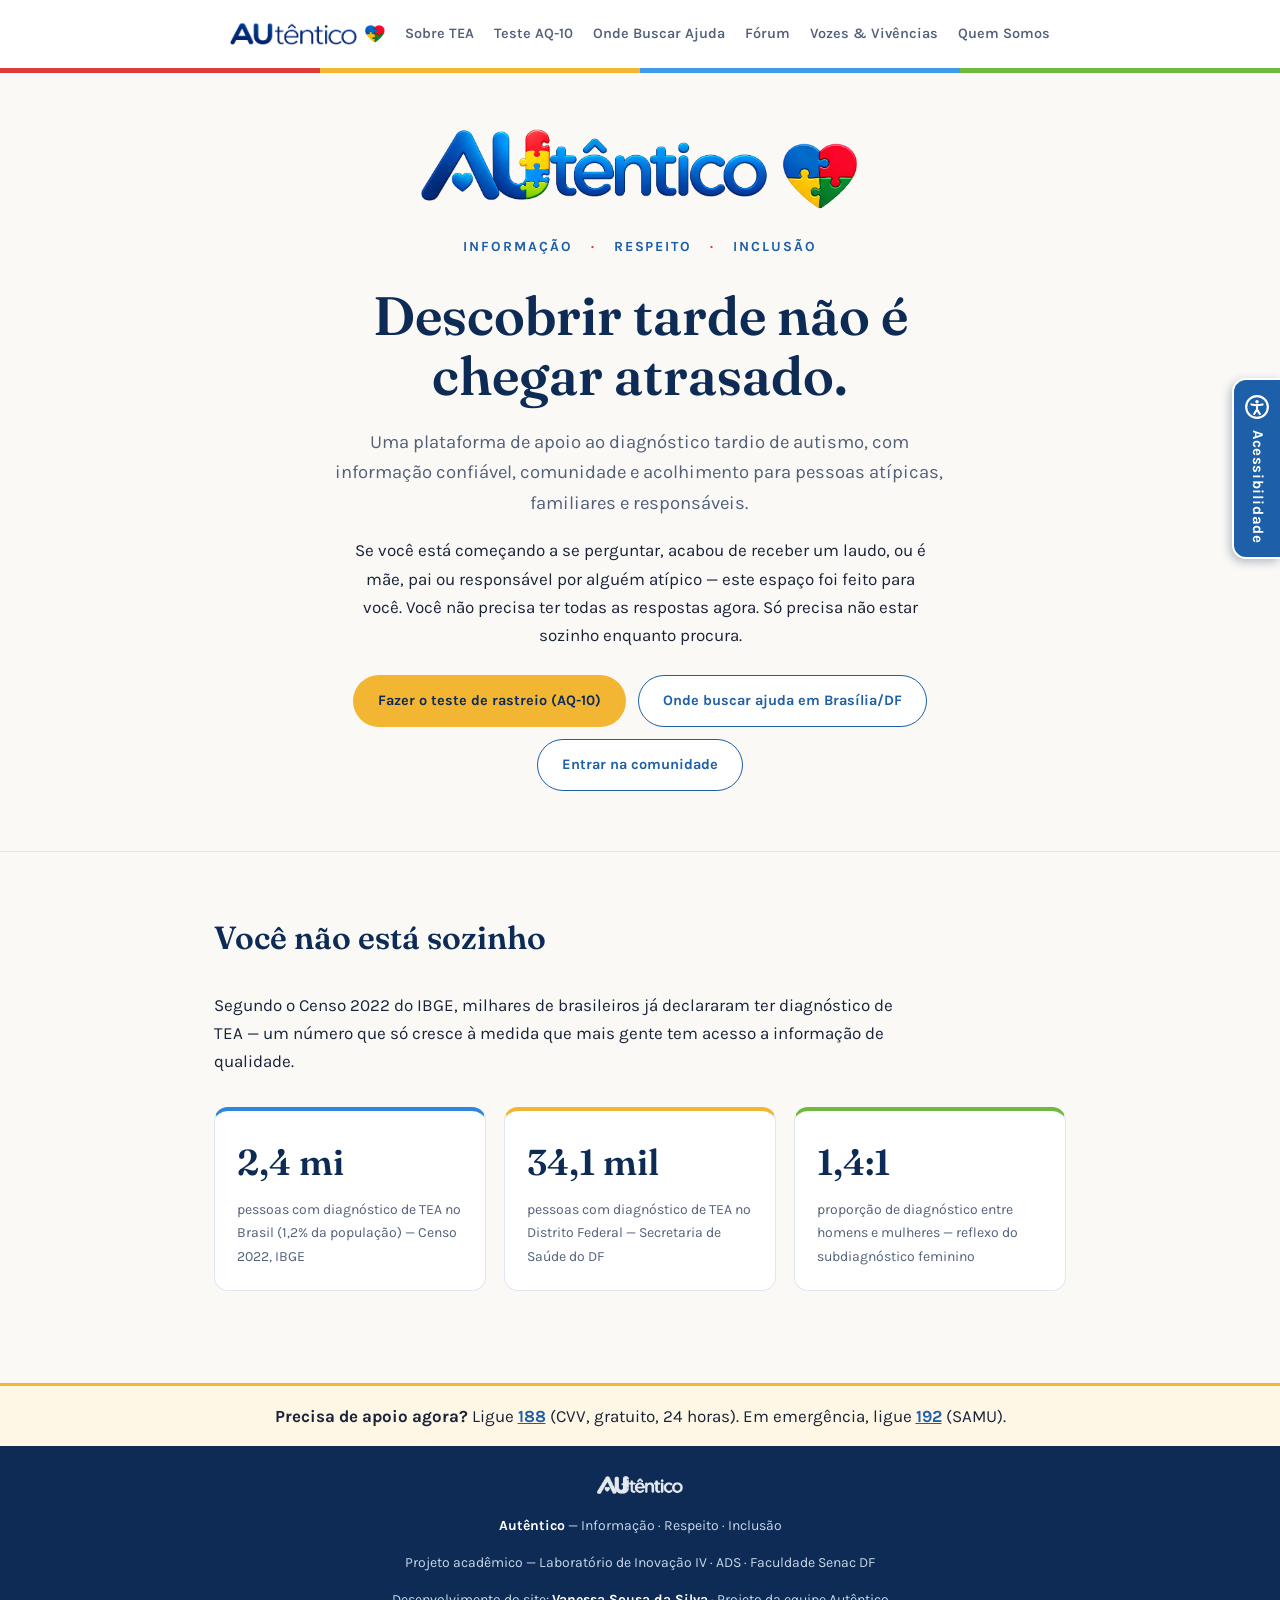
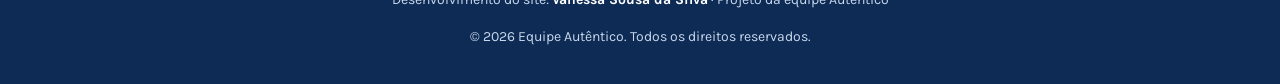
<file: index.html>
<!DOCTYPE html>
<html lang="pt-BR">
<head>
<meta charset="UTF-8">
<meta name="viewport" content="width=device-width, initial-scale=1.0">
<title>Autêntico — apoio ao diagnóstico tardio de TEA</title>
<link rel="stylesheet" href="assets/css/style.css">
<link rel="icon" href="assets/img/logo-icon.png">
<script src="assets/js/acessibilidade.js"></script>
</head>
<body>

<a class="pular" href="#conteudo">Pular para o conteúdo</a>

<header class="site-header">
  <div class="container">
    <a href="index.html" class="brand" aria-label="Autêntico, página inicial"><img src="assets/img/logo-wordmark-texto.png" alt="Autêntico" class="brand-wordmark"><img src="assets/img/coracao-puzzle.png" alt="" class="brand-coracao"></a>
    <nav class="main-nav" aria-label="Navegação principal">
      <a href="sobre-tea.html">Sobre TEA</a>
      <a href="teste-aq10.html">Teste AQ-10</a>
      <a href="onde-buscar-ajuda.html">Onde Buscar Ajuda</a>
      <a href="forum.html">Fórum</a>
      <a href="vivencias.html">Vozes &amp; Vivências</a>
      <a href="quem-somos.html">Quem Somos</a>
    </nav>
  </div>
</header>
<div class="tira-assinatura" aria-hidden="true"><span class="v"></span><span class="a"></span><span class="az"></span><span class="g"></span></div>

<main id="conteudo" tabindex="-1">

<section class="hero">
  <div class="container">
    <div class="logo-mark">
      <img src="assets/img/logo-wordmark.png" alt="Autêntico" class="wordmark-img">
      <img src="assets/img/coracao-puzzle.png" alt="" class="coracao-img">
    </div>
    <p class="slogan-mini">INFORMAÇÃO<span aria-hidden="true">·</span>RESPEITO<span aria-hidden="true">·</span>INCLUSÃO</p>
    <div class="texto-hero">
      <h1>Descobrir tarde não é chegar atrasado.</h1>
      <p class="lead">Uma plataforma de apoio ao diagnóstico tardio de autismo, com informação confiável, comunidade e acolhimento para pessoas atípicas, familiares e responsáveis.</p>
      <p>Se você está começando a se perguntar, acabou de receber um laudo, ou é mãe, pai ou responsável por alguém atípico — este espaço foi feito para você. Você não precisa ter todas as respostas agora. Só precisa não estar sozinho enquanto procura.</p>
      <div class="cta-row">
        <a href="teste-aq10.html" class="btn btn-primary">Fazer o teste de rastreio (AQ-10)</a>
        <a href="onde-buscar-ajuda.html" class="btn btn-outline">Onde buscar ajuda em Brasília/DF</a>
        <a href="forum.html" class="btn btn-outline">Entrar na comunidade</a>
      </div>
    </div>
  </div>
</section>

<section class="page">
  <div class="container">
    <h2>Você não está sozinho</h2>
    <p>Segundo o Censo 2022 do IBGE, milhares de brasileiros já declararam ter diagnóstico de TEA — um número que só cresce à medida que mais gente tem acesso a informação de qualidade.</p>
    <div class="stat-row">
      <div class="stat-card">
        <span class="num">2,4 mi</span>
        <p>pessoas com diagnóstico de TEA no Brasil (1,2% da população) — Censo 2022, IBGE</p>
      </div>
      <div class="stat-card">
        <span class="num">34,1 mil</span>
        <p>pessoas com diagnóstico de TEA no Distrito Federal — Secretaria de Saúde do DF</p>
      </div>
      <div class="stat-card">
        <span class="num">1,4:1</span>
        <p>proporção de diagnóstico entre homens e mulheres — reflexo do subdiagnóstico feminino</p>
      </div>
    </div>
  </div>
</section>

</main>

<aside class="apoio-agora" aria-label="Apoio emocional">
  <div class="container">
    <p><strong>Precisa de apoio agora?</strong> Ligue <a href="tel:188">188</a> (CVV, gratuito, 24 horas). Em emergência, ligue <a href="tel:192">192</a> (SAMU).</p>
  </div>
</aside>

<footer class="site-footer">
  <div class="container">
    <img src="assets/img/logo-wordmark.png" alt="Autêntico" class="footer-logo">
    <p><strong>Autêntico</strong> — Informação · Respeito · Inclusão</p>
    <p>Projeto acadêmico — Laboratório de Inovação IV · ADS · Faculdade Senac DF</p>
    <p>Desenvolvimento do site: <strong>Vanessa Sousa da Silva</strong> · Projeto da equipe Autêntico</p>
    <p>© 2026 Equipe Autêntico. Todos os direitos reservados.</p>
  </div>
</footer>

<!-- VLibras: tradução automática do texto para Libras (plugin gratuito do governo federal). Se estiver sem internet, o botão simplesmente não aparece. -->
<div vw class="enabled">
  <div vw-access-button class="active"></div>
  <div vw-plugin-wrapper>
    <div class="vw-plugin-top-wrapper"></div>
  </div>
</div>
<script src="https://vlibras.gov.br/app/vlibras-plugin.js" defer></script>
<script>
  window.addEventListener("load", function () {
    if (window.VLibras && window.VLibras.Widget) {
      new window.VLibras.Widget({ rootPath: "https://vlibras.gov.br/app", position: "L" });
    }
  });
</script>

</body>
</html>
</file>
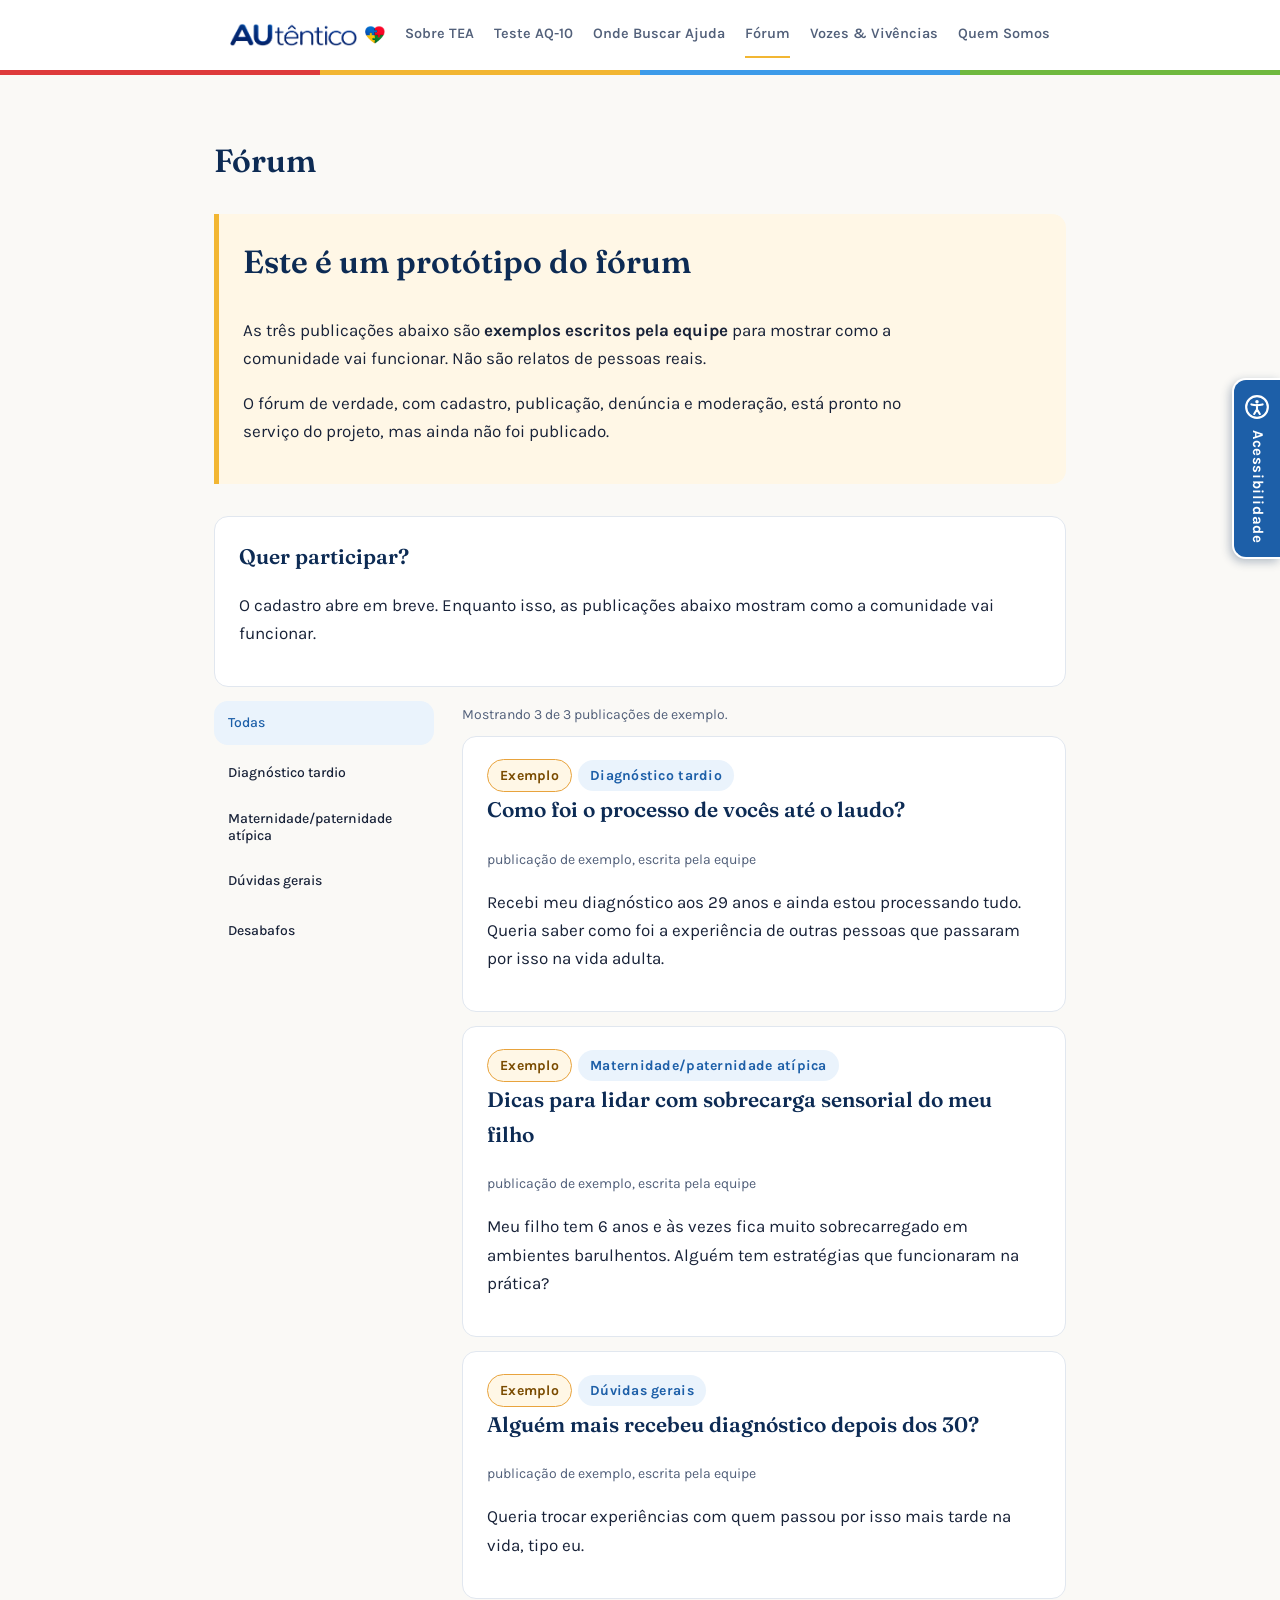
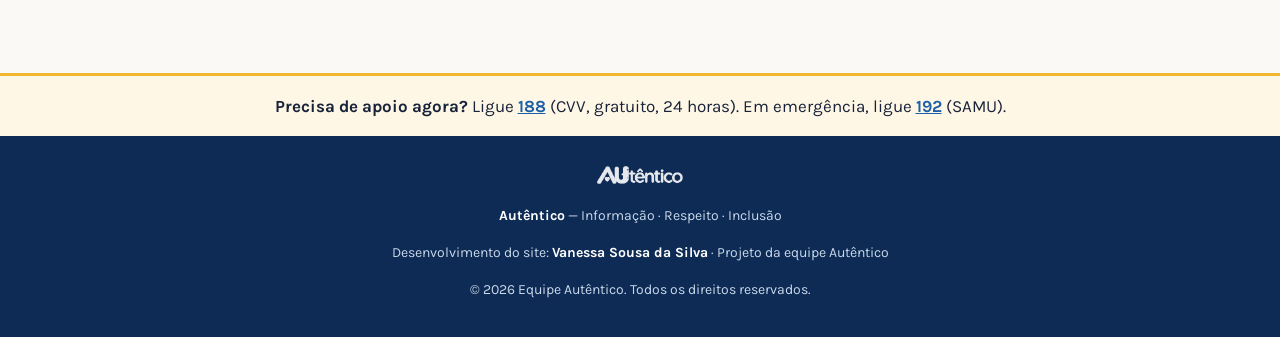
<file: forum.html>
<!DOCTYPE html>
<html lang="pt-BR">
<head>
<meta charset="UTF-8">
<meta name="viewport" content="width=device-width, initial-scale=1.0">
<title>Fórum — Autêntico</title>
<link rel="stylesheet" href="assets/css/style.css">
<link rel="icon" href="assets/img/logo-icon.png">
<script src="assets/js/acessibilidade.js"></script>
</head>
<body>

<a class="pular" href="#conteudo">Pular para o conteúdo</a>

<header class="site-header">
  <div class="container">
    <a href="index.html" class="brand" aria-label="Autêntico, página inicial"><img src="assets/img/logo-wordmark-texto.png" alt="Autêntico" class="brand-wordmark"><img src="assets/img/coracao-puzzle.png" alt="" class="brand-coracao"></a>
    <nav class="main-nav" aria-label="Navegação principal">
      <a href="sobre-tea.html">Sobre TEA</a>
      <a href="teste-aq10.html">Teste AQ-10</a>
      <a href="onde-buscar-ajuda.html">Onde Buscar Ajuda</a>
      <a href="forum.html" class="ativo" aria-current="page">Fórum</a>
      <a href="vivencias.html">Vozes &amp; Vivências</a>
      <a href="quem-somos.html">Quem Somos</a>
    </nav>
  </div>
</header>
<div class="tira-assinatura" aria-hidden="true"><span class="v"></span><span class="a"></span><span class="az"></span><span class="g"></span></div>

<main id="conteudo" tabindex="-1">

<section class="page">
  <div class="container">
    <h1>Fórum</h1>
    <div class="disclaimer" role="note">
      <h2>Este é um protótipo do fórum</h2>
      <p>As três publicações abaixo são <strong>exemplos escritos pela equipe</strong> para mostrar como a comunidade vai funcionar. Não são relatos de pessoas reais.</p>
      <p id="aviso-servico">O fórum de verdade, com cadastro, publicação, denúncia e moderação, está pronto no serviço do projeto, mas ainda não foi publicado.</p>
    </div>

    <div class="card" id="entrada-forum">
      <h2 class="sub">Quer participar?</h2>
      <p id="entrada-texto">O cadastro abre em breve. Enquanto isso, as publicações abaixo mostram como a comunidade vai funcionar.</p>
      <p id="entrada-botoes" class="acoes-entrada" hidden>
        <a class="btn btn-primary" id="link-cadastro" href="#">Cadastrar</a>
        <a class="btn btn-outline" id="link-login" href="#">Entrar</a>
        <a class="btn btn-outline" id="link-forum" href="#">Ir para o fórum</a>
      </p>
    </div>

    <div class="forum-layout">
      <aside>
        <div class="categorias-list" id="categorias" role="group" aria-label="Filtrar por categoria">
          <button type="button" class="cat-btn" aria-pressed="true" data-cat="todas">Todas</button>
          <button type="button" class="cat-btn" aria-pressed="false" data-cat="Diagnóstico tardio">Diagnóstico tardio</button>
          <button type="button" class="cat-btn" aria-pressed="false" data-cat="Maternidade/paternidade atípica">Maternidade/paternidade atípica</button>
          <button type="button" class="cat-btn" aria-pressed="false" data-cat="Dúvidas gerais">Dúvidas gerais</button>
          <button type="button" class="cat-btn" aria-pressed="false" data-cat="Desabafos">Desabafos</button>
        </div>
      </aside>

      <div id="lista-posts">
        <h2 class="sr-only">Publicações</h2>
        <p class="post-meta" id="status-posts" role="status">Mostrando 3 de 3 publicações de exemplo.</p>
        <div class="card" data-cat="Diagnóstico tardio">
          <span class="tag tag-exemplo">Exemplo</span><span class="tag">Diagnóstico tardio</span>
          <h3>Como foi o processo de vocês até o laudo?</h3>
          <p class="post-meta">publicação de exemplo, escrita pela equipe</p>
          <p>Recebi meu diagnóstico aos 29 anos e ainda estou processando tudo. Queria saber como foi a experiência de outras pessoas que passaram por isso na vida adulta.</p>
        </div>

        <div class="card" data-cat="Maternidade/paternidade atípica">
          <span class="tag tag-exemplo">Exemplo</span><span class="tag">Maternidade/paternidade atípica</span>
          <h3>Dicas para lidar com sobrecarga sensorial do meu filho</h3>
          <p class="post-meta">publicação de exemplo, escrita pela equipe</p>
          <p>Meu filho tem 6 anos e às vezes fica muito sobrecarregado em ambientes barulhentos. Alguém tem estratégias que funcionaram na prática?</p>
        </div>

        <div class="card" data-cat="Dúvidas gerais">
          <span class="tag tag-exemplo">Exemplo</span><span class="tag">Dúvidas gerais</span>
          <h3>Alguém mais recebeu diagnóstico depois dos 30?</h3>
          <p class="post-meta">publicação de exemplo, escrita pela equipe</p>
          <p>Queria trocar experiências com quem passou por isso mais tarde na vida, tipo eu.</p>
        </div>
      </div>
    </div>
  </div>
</section>

</main>

<aside class="apoio-agora" aria-label="Apoio emocional">
  <div class="container">
    <p><strong>Precisa de apoio agora?</strong> Ligue <a href="tel:188">188</a> (CVV, gratuito, 24 horas). Em emergência, ligue <a href="tel:192">192</a> (SAMU).</p>
  </div>
</aside>

<footer class="site-footer">
  <div class="container">
    <img src="assets/img/logo-wordmark.png" alt="Autêntico" class="footer-logo">
    <p><strong>Autêntico</strong> — Informação · Respeito · Inclusão</p>
    <p>Desenvolvimento do site: <strong>Vanessa Sousa da Silva</strong> · Projeto da equipe Autêntico</p>
    <p>© 2026 Equipe Autêntico. Todos os direitos reservados.</p>
  </div>
</footer>


<script>
const catBotoes = document.querySelectorAll(".cat-btn");
const posts = document.querySelectorAll("#lista-posts .card");
const statusPosts = document.getElementById("status-posts");

document.getElementById("categorias").addEventListener("click", (e) => {
  const botao = e.target.closest(".cat-btn");
  if (!botao) return;

  catBotoes.forEach((b) => b.setAttribute("aria-pressed", String(b === botao)));

  const cat = botao.dataset.cat;
  let visiveis = 0;
  posts.forEach((post) => {
    const mostrar = cat === "todas" || post.dataset.cat === cat;
    post.hidden = !mostrar;
    if (mostrar) visiveis++;
  });

  statusPosts.textContent =
    visiveis === 0
      ? "Nenhuma publicação de exemplo nesta categoria."
      : `Mostrando ${visiveis} de ${posts.length} publicações de exemplo.`;
});
</script>

<script src="assets/js/config.js"></script>
<script src="assets/js/forum-entrada.js"></script>
<!-- VLibras: tradução automática do texto para Libras (plugin gratuito do governo federal). Se estiver sem internet, o botão simplesmente não aparece. -->
<div vw class="enabled">
  <div vw-access-button class="active"></div>
  <div vw-plugin-wrapper>
    <div class="vw-plugin-top-wrapper"></div>
  </div>
</div>
<script src="https://vlibras.gov.br/app/vlibras-plugin.js" defer></script>
<script>
  window.addEventListener("load", function () {
    if (window.VLibras && window.VLibras.Widget) {
      new window.VLibras.Widget({ rootPath: "https://vlibras.gov.br/app", position: "L" });
    }
  });
</script>

</body>
</html>
</file>
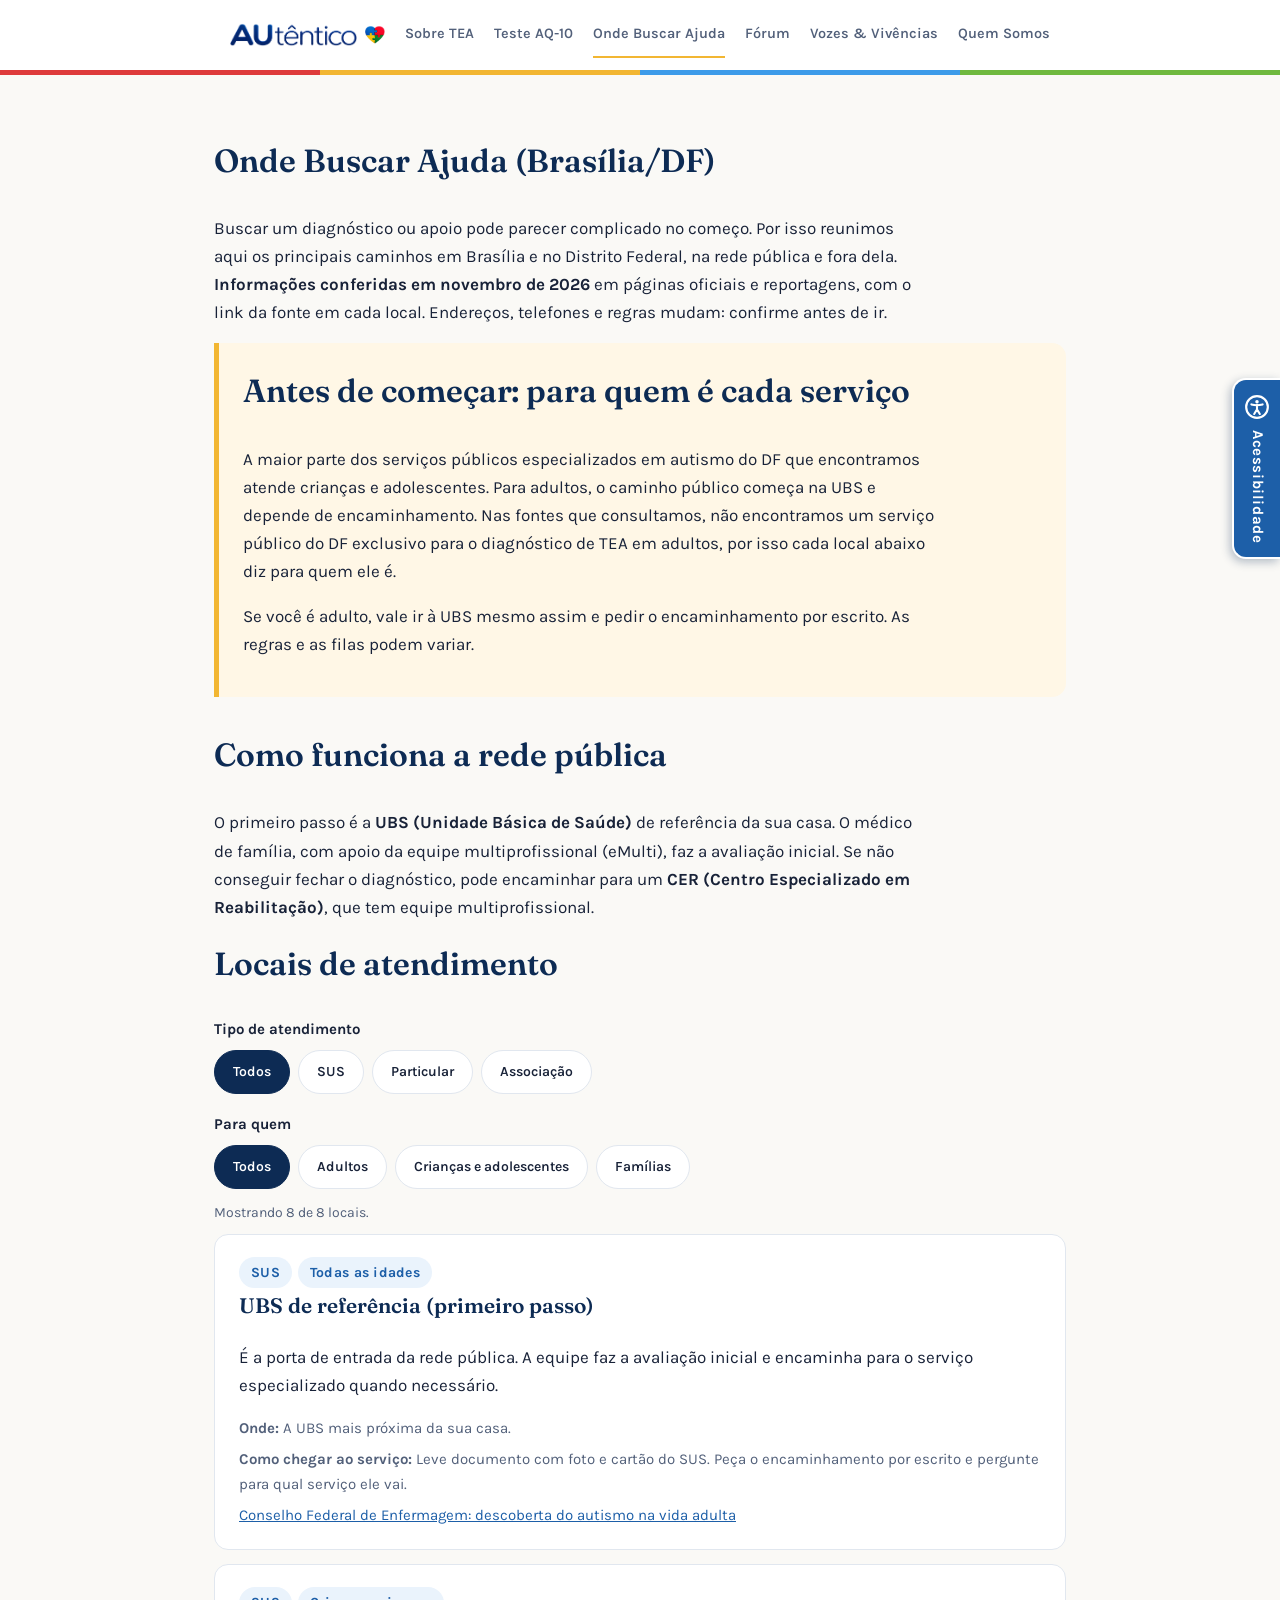
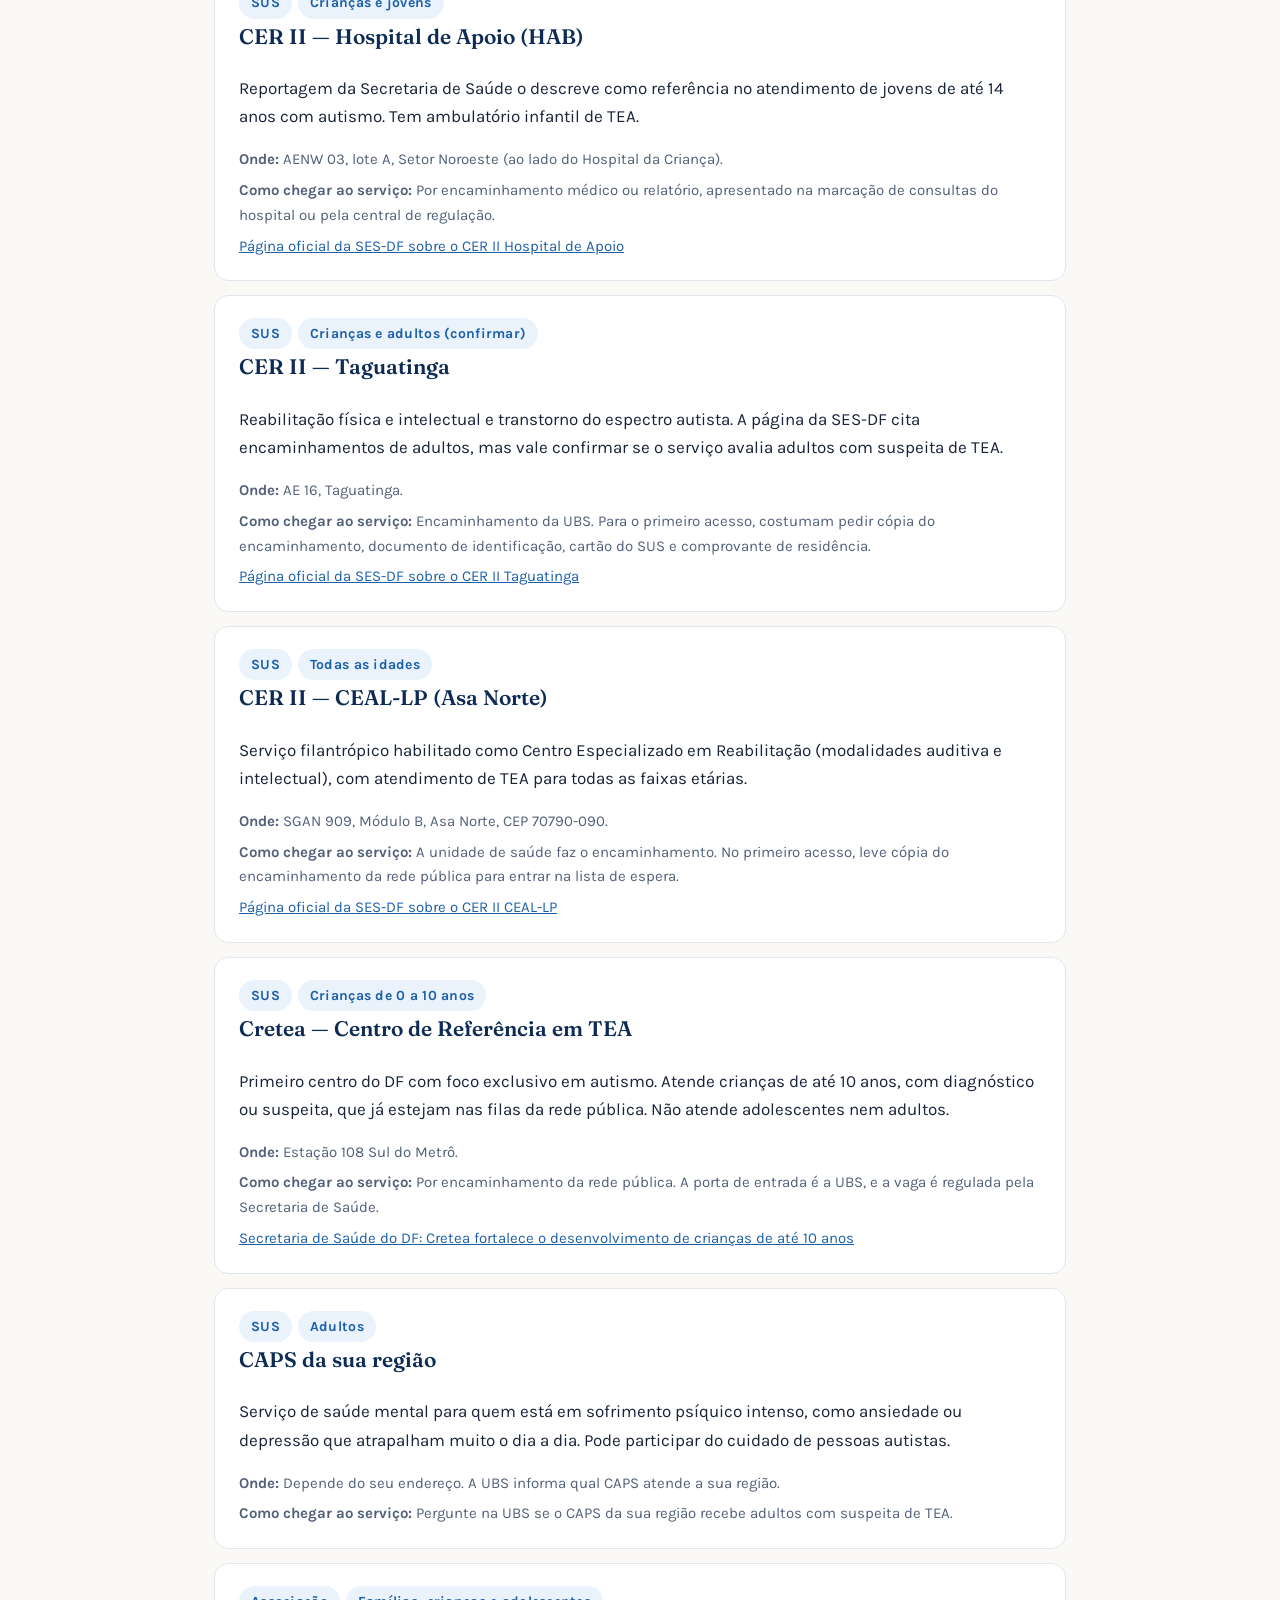
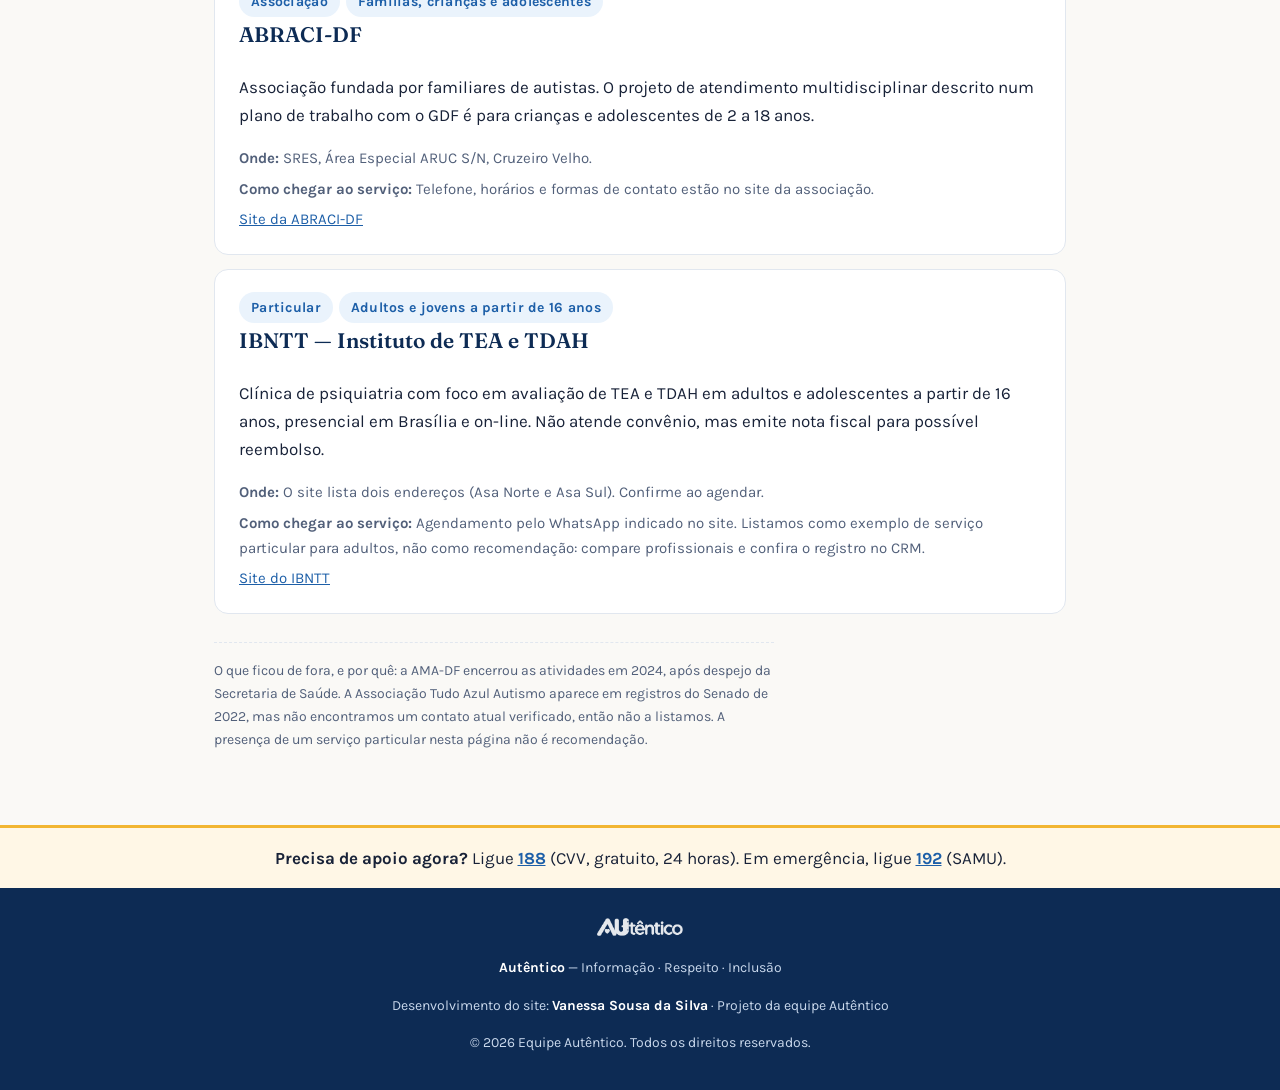
<file: onde-buscar-ajuda.html>
<!DOCTYPE html>
<html lang="pt-BR">
<head>
<meta charset="UTF-8">
<meta name="viewport" content="width=device-width, initial-scale=1.0">
<title>Onde Buscar Ajuda — Autêntico</title>
<link rel="stylesheet" href="assets/css/style.css">
<link rel="icon" href="assets/img/logo-icon.png">
<script src="assets/js/acessibilidade.js"></script>
</head>
<body>

<a class="pular" href="#conteudo">Pular para o conteúdo</a>

<header class="site-header">
  <div class="container">
    <a href="index.html" class="brand" aria-label="Autêntico, página inicial"><img src="assets/img/logo-wordmark-texto.png" alt="Autêntico" class="brand-wordmark"><img src="assets/img/coracao-puzzle.png" alt="" class="brand-coracao"></a>
    <nav class="main-nav" aria-label="Navegação principal">
      <a href="sobre-tea.html">Sobre TEA</a>
      <a href="teste-aq10.html">Teste AQ-10</a>
      <a href="onde-buscar-ajuda.html" class="ativo" aria-current="page">Onde Buscar Ajuda</a>
      <a href="forum.html">Fórum</a>
      <a href="vivencias.html">Vozes &amp; Vivências</a>
      <a href="quem-somos.html">Quem Somos</a>
    </nav>
  </div>
</header>
<div class="tira-assinatura" aria-hidden="true"><span class="v"></span><span class="a"></span><span class="az"></span><span class="g"></span></div>

<main id="conteudo" tabindex="-1">

<section class="page">
  <div class="container">
    <h1>Onde Buscar Ajuda (Brasília/DF)</h1>
    <p>Buscar um diagnóstico ou apoio pode parecer complicado no começo. Por isso reunimos aqui os principais caminhos em Brasília e no Distrito Federal, na rede pública e fora dela. <strong>Informações conferidas em novembro de 2026</strong> em páginas oficiais e reportagens, com o link da fonte em cada local. Endereços, telefones e regras mudam: confirme antes de ir.</p>

    <div class="disclaimer" role="note">
      <h2>Antes de começar: para quem é cada serviço</h2>
      <p>A maior parte dos serviços públicos especializados em autismo do DF que encontramos atende crianças e adolescentes. Para adultos, o caminho público começa na UBS e depende de encaminhamento. Nas fontes que consultamos, não encontramos um serviço público do DF exclusivo para o diagnóstico de TEA em adultos, por isso cada local abaixo diz para quem ele é.</p>
      <p>Se você é adulto, vale ir à UBS mesmo assim e pedir o encaminhamento por escrito. As regras e as filas podem variar.</p>
    </div>

    <h2>Como funciona a rede pública</h2>
    <p>O primeiro passo é a <strong>UBS (Unidade Básica de Saúde)</strong> de referência da sua casa. O médico de família, com apoio da equipe multiprofissional (eMulti), faz a avaliação inicial. Se não conseguir fechar o diagnóstico, pode encaminhar para um <strong>CER (Centro Especializado em Reabilitação)</strong>, que tem equipe multiprofissional.</p>

    <h2>Locais de atendimento</h2>
    <p class="filtro-rotulo" id="rot-tipo">Tipo de atendimento</p>
    <div class="filtros" id="filtros-tipo" role="group" aria-labelledby="rot-tipo">
      <button type="button" class="filtro-btn ativo" aria-pressed="true" data-valor="todos">Todos</button>
      <button type="button" class="filtro-btn" aria-pressed="false" data-valor="sus">SUS</button>
      <button type="button" class="filtro-btn" aria-pressed="false" data-valor="particular">Particular</button>
      <button type="button" class="filtro-btn" aria-pressed="false" data-valor="associacao">Associação</button>
    </div>
    <p class="filtro-rotulo" id="rot-publico">Para quem</p>
    <div class="filtros" id="filtros-publico" role="group" aria-labelledby="rot-publico">
      <button type="button" class="filtro-btn ativo" aria-pressed="true" data-valor="todos">Todos</button>
      <button type="button" class="filtro-btn" aria-pressed="false" data-valor="adultos">Adultos</button>
      <button type="button" class="filtro-btn" aria-pressed="false" data-valor="criancas">Crianças e adolescentes</button>
      <button type="button" class="filtro-btn" aria-pressed="false" data-valor="familias">Famílias</button>
    </div>

    <p class="post-meta" id="status-lista" role="status">Mostrando 8 de 8 locais.</p>

    <div id="lista-recursos">

      <div class="card" data-tipo="sus" data-publico="adultos criancas familias">
        <span class="tag">SUS</span><span class="tag">Todas as idades</span>
        <h3>UBS de referência (primeiro passo)</h3>
        <p>É a porta de entrada da rede pública. A equipe faz a avaliação inicial e encaminha para o serviço especializado quando necessário.</p>
        <p class="detalhe"><strong>Onde:</strong> A UBS mais próxima da sua casa.</p>
        <p class="detalhe"><strong>Como chegar ao serviço:</strong> Leve documento com foto e cartão do SUS. Peça o encaminhamento por escrito e pergunte para qual serviço ele vai.</p>
        <p class="detalhe"><a href="https://www.cofen.gov.br/descoberta-do-autismo-na-vida-adulta-pode-ser-uma-chave-para-o-autoconhecimento/">Conselho Federal de Enfermagem: descoberta do autismo na vida adulta</a></p>
      </div>
      <div class="card" data-tipo="sus" data-publico="criancas">
        <span class="tag">SUS</span><span class="tag">Crianças e jovens</span>
        <h3>CER II — Hospital de Apoio (HAB)</h3>
        <p>Reportagem da Secretaria de Saúde o descreve como referência no atendimento de jovens de até 14 anos com autismo. Tem ambulatório infantil de TEA.</p>
        <p class="detalhe"><strong>Onde:</strong> AENW 03, lote A, Setor Noroeste (ao lado do Hospital da Criança).</p>
        <p class="detalhe"><strong>Como chegar ao serviço:</strong> Por encaminhamento médico ou relatório, apresentado na marcação de consultas do hospital ou pela central de regulação.</p>
        <p class="detalhe"><a href="https://www.saude.df.gov.br/centro-especializado-em-reabilitacao-cer-ii-hospital-de-apoio">Página oficial da SES-DF sobre o CER II Hospital de Apoio</a></p>
      </div>
      <div class="card" data-tipo="sus" data-publico="adultos criancas">
        <span class="tag">SUS</span><span class="tag">Crianças e adultos (confirmar)</span>
        <h3>CER II — Taguatinga</h3>
        <p>Reabilitação física e intelectual e transtorno do espectro autista. A página da SES-DF cita encaminhamentos de adultos, mas vale confirmar se o serviço avalia adultos com suspeita de TEA.</p>
        <p class="detalhe"><strong>Onde:</strong> AE 16, Taguatinga.</p>
        <p class="detalhe"><strong>Como chegar ao serviço:</strong> Encaminhamento da UBS. Para o primeiro acesso, costumam pedir cópia do encaminhamento, documento de identificação, cartão do SUS e comprovante de residência.</p>
        <p class="detalhe"><a href="https://www.saude.df.gov.br/reabilitacao-fisica-e-intelectual">Página oficial da SES-DF sobre o CER II Taguatinga</a></p>
      </div>
      <div class="card" data-tipo="sus" data-publico="adultos criancas familias">
        <span class="tag">SUS</span><span class="tag">Todas as idades</span>
        <h3>CER II — CEAL-LP (Asa Norte)</h3>
        <p>Serviço filantrópico habilitado como Centro Especializado em Reabilitação (modalidades auditiva e intelectual), com atendimento de TEA para todas as faixas etárias.</p>
        <p class="detalhe"><strong>Onde:</strong> SGAN 909, Módulo B, Asa Norte, CEP 70790-090.</p>
        <p class="detalhe"><strong>Como chegar ao serviço:</strong> A unidade de saúde faz o encaminhamento. No primeiro acesso, leve cópia do encaminhamento da rede pública para entrar na lista de espera.</p>
        <p class="detalhe"><a href="https://www.saude.df.gov.br/en/atendimento-ambulatorial-especializado-em-reabilitacao-auditiva-intelectual-e-transtorno-do-espectro-do-autismo-cer-ii-ceal-lp">Página oficial da SES-DF sobre o CER II CEAL-LP</a></p>
      </div>
      <div class="card" data-tipo="sus" data-publico="criancas">
        <span class="tag">SUS</span><span class="tag">Crianças de 0 a 10 anos</span>
        <h3>Cretea — Centro de Referência em TEA</h3>
        <p>Primeiro centro do DF com foco exclusivo em autismo. Atende crianças de até 10 anos, com diagnóstico ou suspeita, que já estejam nas filas da rede pública. Não atende adolescentes nem adultos.</p>
        <p class="detalhe"><strong>Onde:</strong> Estação 108 Sul do Metrô.</p>
        <p class="detalhe"><strong>Como chegar ao serviço:</strong> Por encaminhamento da rede pública. A porta de entrada é a UBS, e a vaga é regulada pela Secretaria de Saúde.</p>
        <p class="detalhe"><a href="https://www.saude.df.gov.br/web/guest/w/centro-de-refer%C3%AAncia-em-transtorno-do-espectro-autista-fortalece-o-desenvolvimento-de-crian%C3%A7as-de-at%C3%A9-10-anos-no-df">Secretaria de Saúde do DF: Cretea fortalece o desenvolvimento de crianças de até 10 anos</a></p>
      </div>
      <div class="card" data-tipo="sus" data-publico="adultos">
        <span class="tag">SUS</span><span class="tag">Adultos</span>
        <h3>CAPS da sua região</h3>
        <p>Serviço de saúde mental para quem está em sofrimento psíquico intenso, como ansiedade ou depressão que atrapalham muito o dia a dia. Pode participar do cuidado de pessoas autistas.</p>
        <p class="detalhe"><strong>Onde:</strong> Depende do seu endereço. A UBS informa qual CAPS atende a sua região.</p>
        <p class="detalhe"><strong>Como chegar ao serviço:</strong> Pergunte na UBS se o CAPS da sua região recebe adultos com suspeita de TEA.</p>
      </div>
      <div class="card" data-tipo="associacao" data-publico="criancas familias">
        <span class="tag">Associação</span><span class="tag">Famílias, crianças e adolescentes</span>
        <h3>ABRACI-DF</h3>
        <p>Associação fundada por familiares de autistas. O projeto de atendimento multidisciplinar descrito num plano de trabalho com o GDF é para crianças e adolescentes de 2 a 18 anos.</p>
        <p class="detalhe"><strong>Onde:</strong> SRES, Área Especial ARUC S/N, Cruzeiro Velho.</p>
        <p class="detalhe"><strong>Como chegar ao serviço:</strong> Telefone, horários e formas de contato estão no site da associação.</p>
        <p class="detalhe"><a href="https://abracidf.com/">Site da ABRACI-DF</a></p>
      </div>
      <div class="card" data-tipo="particular" data-publico="adultos">
        <span class="tag">Particular</span><span class="tag">Adultos e jovens a partir de 16 anos</span>
        <h3>IBNTT — Instituto de TEA e TDAH</h3>
        <p>Clínica de psiquiatria com foco em avaliação de TEA e TDAH em adultos e adolescentes a partir de 16 anos, presencial em Brasília e on-line. Não atende convênio, mas emite nota fiscal para possível reembolso.</p>
        <p class="detalhe"><strong>Onde:</strong> O site lista dois endereços (Asa Norte e Asa Sul). Confirme ao agendar.</p>
        <p class="detalhe"><strong>Como chegar ao serviço:</strong> Agendamento pelo WhatsApp indicado no site. Listamos como exemplo de serviço particular para adultos, não como recomendação: compare profissionais e confira o registro no CRM.</p>
        <p class="detalhe"><a href="https://ibntt.psiq.med.br/">Site do IBNTT</a></p>
      </div>

    </div>

    <p class="aviso-fonte">O que ficou de fora, e por quê: a AMA-DF encerrou as atividades em 2024, após despejo da Secretaria de Saúde. A Associação Tudo Azul Autismo aparece em registros do Senado de 2022, mas não encontramos um contato atual verificado, então não a listamos. A presença de um serviço particular nesta página não é recomendação.</p>
  </div>
</section>

</main>

<aside class="apoio-agora" aria-label="Apoio emocional">
  <div class="container">
    <p><strong>Precisa de apoio agora?</strong> Ligue <a href="tel:188">188</a> (CVV, gratuito, 24 horas). Em emergência, ligue <a href="tel:192">192</a> (SAMU).</p>
  </div>
</aside>

<footer class="site-footer">
  <div class="container">
    <img src="assets/img/logo-wordmark.png" alt="Autêntico" class="footer-logo">
    <p><strong>Autêntico</strong> — Informação · Respeito · Inclusão</p>
    <p>Desenvolvimento do site: <strong>Vanessa Sousa da Silva</strong> · Projeto da equipe Autêntico</p>
    <p>© 2026 Equipe Autêntico. Todos os direitos reservados.</p>
  </div>
</footer>

<script>
const filtroTipo = { botoes: document.querySelectorAll("#filtros-tipo .filtro-btn"), valor: "todos" };
const filtroPublico = { botoes: document.querySelectorAll("#filtros-publico .filtro-btn"), valor: "todos" };
const cards = document.querySelectorAll("#lista-recursos .card");
const status = document.getElementById("status-lista");

function aplicar() {
  let visiveis = 0;
  cards.forEach((card) => {
    const okTipo = filtroTipo.valor === "todos" || card.dataset.tipo === filtroTipo.valor;
    const okPublico = filtroPublico.valor === "todos" || card.dataset.publico.split(" ").includes(filtroPublico.valor);
    const mostrar = okTipo && okPublico;
    card.hidden = !mostrar;
    if (mostrar) visiveis++;
  });
  status.textContent = visiveis === 0
    ? "Nenhum local com esses filtros. Tente outra combinação."
    : `Mostrando ${visiveis} de ${cards.length} locais.`;
}

function ligar(grupo, idDoGrupo) {
  document.getElementById(idDoGrupo).addEventListener("click", (e) => {
    const botao = e.target.closest(".filtro-btn");
    if (!botao) return;
    grupo.valor = botao.dataset.valor;
    grupo.botoes.forEach((b) => {
      const ativo = b === botao;
      b.classList.toggle("ativo", ativo);
      b.setAttribute("aria-pressed", String(ativo));
    });
    aplicar();
  });
}

ligar(filtroTipo, "filtros-tipo");
ligar(filtroPublico, "filtros-publico");
</script>

<!-- VLibras: tradução automática do texto para Libras (plugin gratuito do governo federal). Se estiver sem internet, o botão simplesmente não aparece. -->
<div vw class="enabled">
  <div vw-access-button class="active"></div>
  <div vw-plugin-wrapper>
    <div class="vw-plugin-top-wrapper"></div>
  </div>
</div>
<script src="https://vlibras.gov.br/app/vlibras-plugin.js" defer></script>
<script>
  window.addEventListener("load", function () {
    if (window.VLibras && window.VLibras.Widget) {
      new window.VLibras.Widget({ rootPath: "https://vlibras.gov.br/app", position: "L" });
    }
  });
</script>

</body>
</html>
</file>
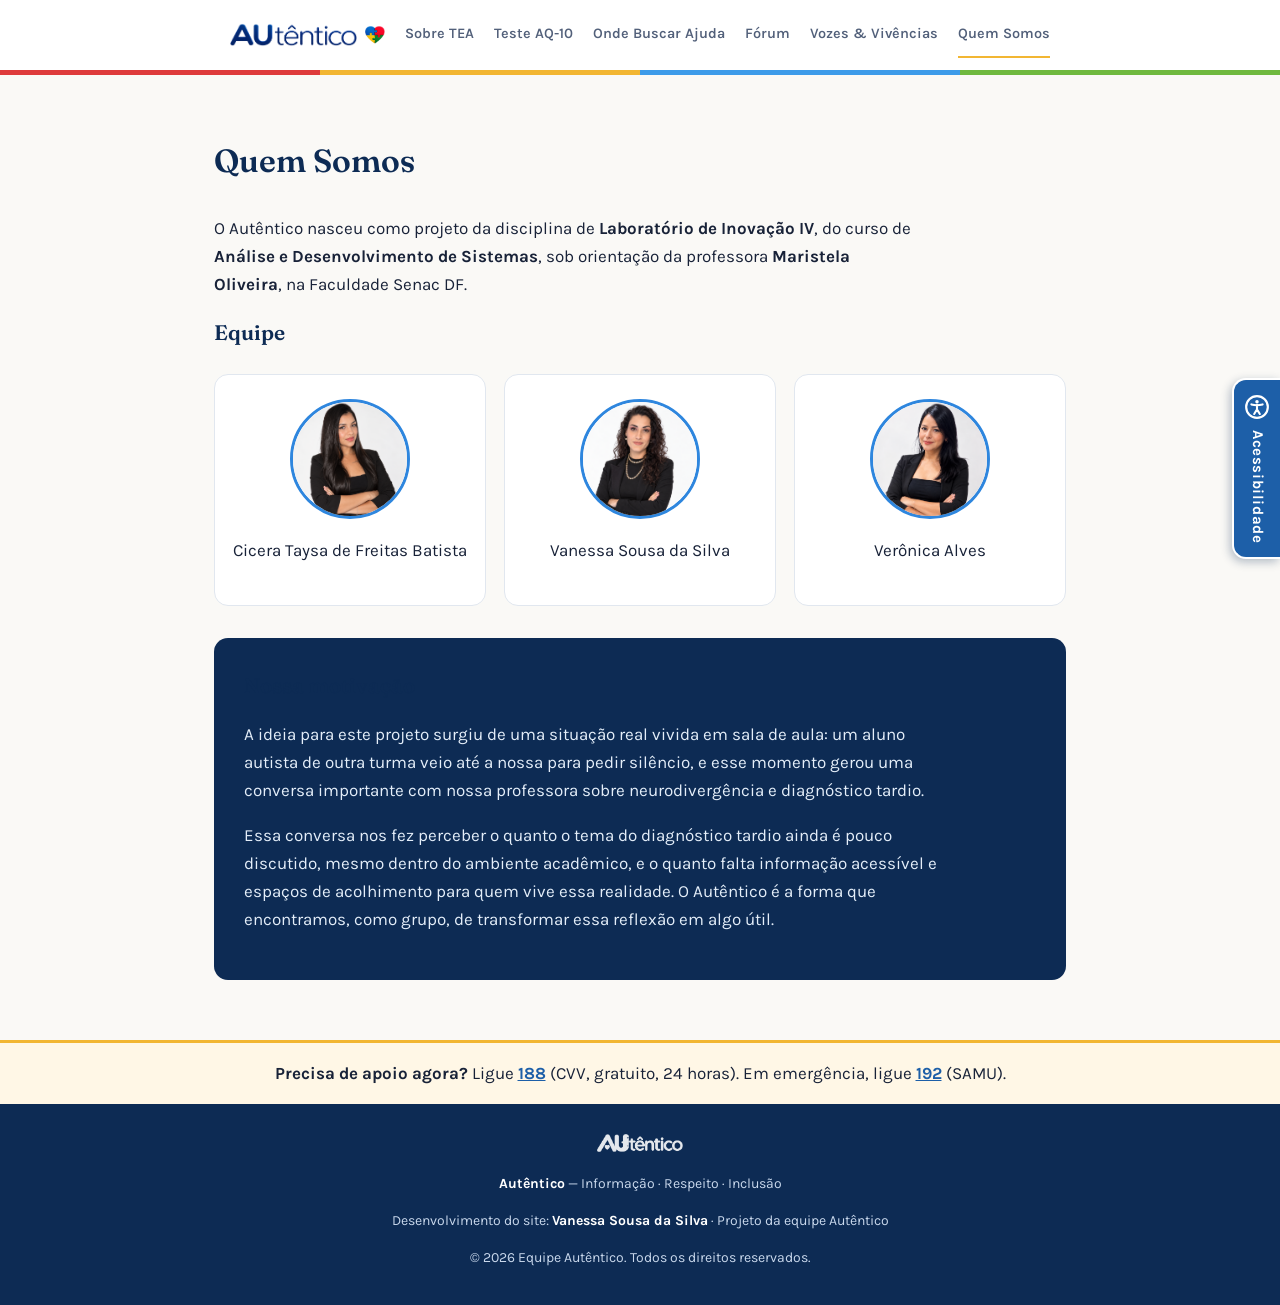
<file: quem-somos.html>
<!DOCTYPE html>
<html lang="pt-BR">
<head>
<meta charset="UTF-8">
<meta name="viewport" content="width=device-width, initial-scale=1.0">
<title>Quem Somos — Autêntico</title>
<link rel="stylesheet" href="assets/css/style.css">
<link rel="icon" href="assets/img/logo-icon.png">
<script src="assets/js/acessibilidade.js"></script>
</head>
<body>

<a class="pular" href="#conteudo">Pular para o conteúdo</a>

<header class="site-header">
  <div class="container">
    <a href="index.html" class="brand" aria-label="Autêntico, página inicial"><img src="assets/img/logo-wordmark-texto.png" alt="Autêntico" class="brand-wordmark"><img src="assets/img/coracao-puzzle.png" alt="" class="brand-coracao"></a>
    <nav class="main-nav" aria-label="Navegação principal">
      <a href="sobre-tea.html">Sobre TEA</a>
      <a href="teste-aq10.html">Teste AQ-10</a>
      <a href="onde-buscar-ajuda.html">Onde Buscar Ajuda</a>
      <a href="forum.html">Fórum</a>
      <a href="vivencias.html">Vozes &amp; Vivências</a>
      <a href="quem-somos.html" class="ativo" aria-current="page">Quem Somos</a>
    </nav>
  </div>
</header>
<div class="tira-assinatura" aria-hidden="true"><span class="v"></span><span class="a"></span><span class="az"></span><span class="g"></span></div>

<main id="conteudo" tabindex="-1">

<section class="page">
  <div class="container">
    <h1>Quem Somos</h1>
    <p>O Autêntico nasceu como projeto da disciplina de <strong>Laboratório de Inovação IV</strong>, do curso de <strong>Análise e Desenvolvimento de Sistemas</strong>, sob orientação da professora <strong>Maristela Oliveira</strong>, na Faculdade Senac DF.</p>

    <h2 class="sub">Equipe</h2>
    <div class="equipe-grid">
      <div class="membro">
        <img src="assets/img/equipe/cicera-taysa.png" alt="" class="avatar-foto">
        <p>Cicera Taysa de Freitas Batista</p>
      </div>
      <div class="membro">
        <img src="assets/img/equipe/vanessa-sousa.png" alt="" class="avatar-foto">
        <p>Vanessa Sousa da Silva</p>
      </div>
      <div class="membro">
        <img src="assets/img/equipe/veronica-alves.png" alt="" class="avatar-foto">
        <p>Verônica Alves</p>
      </div>
    </div>

    <div class="motivacao-box">
      <h2 class="sub">Nossa motivação</h2>
      <p>A ideia para este projeto surgiu de uma situação real vivida em sala de aula: um aluno autista de outra turma veio até a nossa para pedir silêncio, e esse momento gerou uma conversa importante com nossa professora sobre neurodivergência e diagnóstico tardio.</p>
      <p>Essa conversa nos fez perceber o quanto o tema do diagnóstico tardio ainda é pouco discutido, mesmo dentro do ambiente acadêmico, e o quanto falta informação acessível e espaços de acolhimento para quem vive essa realidade. O Autêntico é a forma que encontramos, como grupo, de transformar essa reflexão em algo útil.</p>
    </div>
  </div>
</section>

</main>

<aside class="apoio-agora" aria-label="Apoio emocional">
  <div class="container">
    <p><strong>Precisa de apoio agora?</strong> Ligue <a href="tel:188">188</a> (CVV, gratuito, 24 horas). Em emergência, ligue <a href="tel:192">192</a> (SAMU).</p>
  </div>
</aside>

<footer class="site-footer">
  <div class="container">
    <img src="assets/img/logo-wordmark.png" alt="Autêntico" class="footer-logo">
    <p><strong>Autêntico</strong> — Informação · Respeito · Inclusão</p>
    <p>Desenvolvimento do site: <strong>Vanessa Sousa da Silva</strong> · Projeto da equipe Autêntico</p>
    <p>© 2026 Equipe Autêntico. Todos os direitos reservados.</p>
  </div>
</footer>

<!-- VLibras: tradução automática do texto para Libras (plugin gratuito do governo federal). Se estiver sem internet, o botão simplesmente não aparece. -->
<div vw class="enabled">
  <div vw-access-button class="active"></div>
  <div vw-plugin-wrapper>
    <div class="vw-plugin-top-wrapper"></div>
  </div>
</div>
<script src="https://vlibras.gov.br/app/vlibras-plugin.js" defer></script>
<script>
  window.addEventListener("load", function () {
    if (window.VLibras && window.VLibras.Widget) {
      new window.VLibras.Widget({ rootPath: "https://vlibras.gov.br/app", position: "L" });
    }
  });
</script>

</body>
</html>
</file>
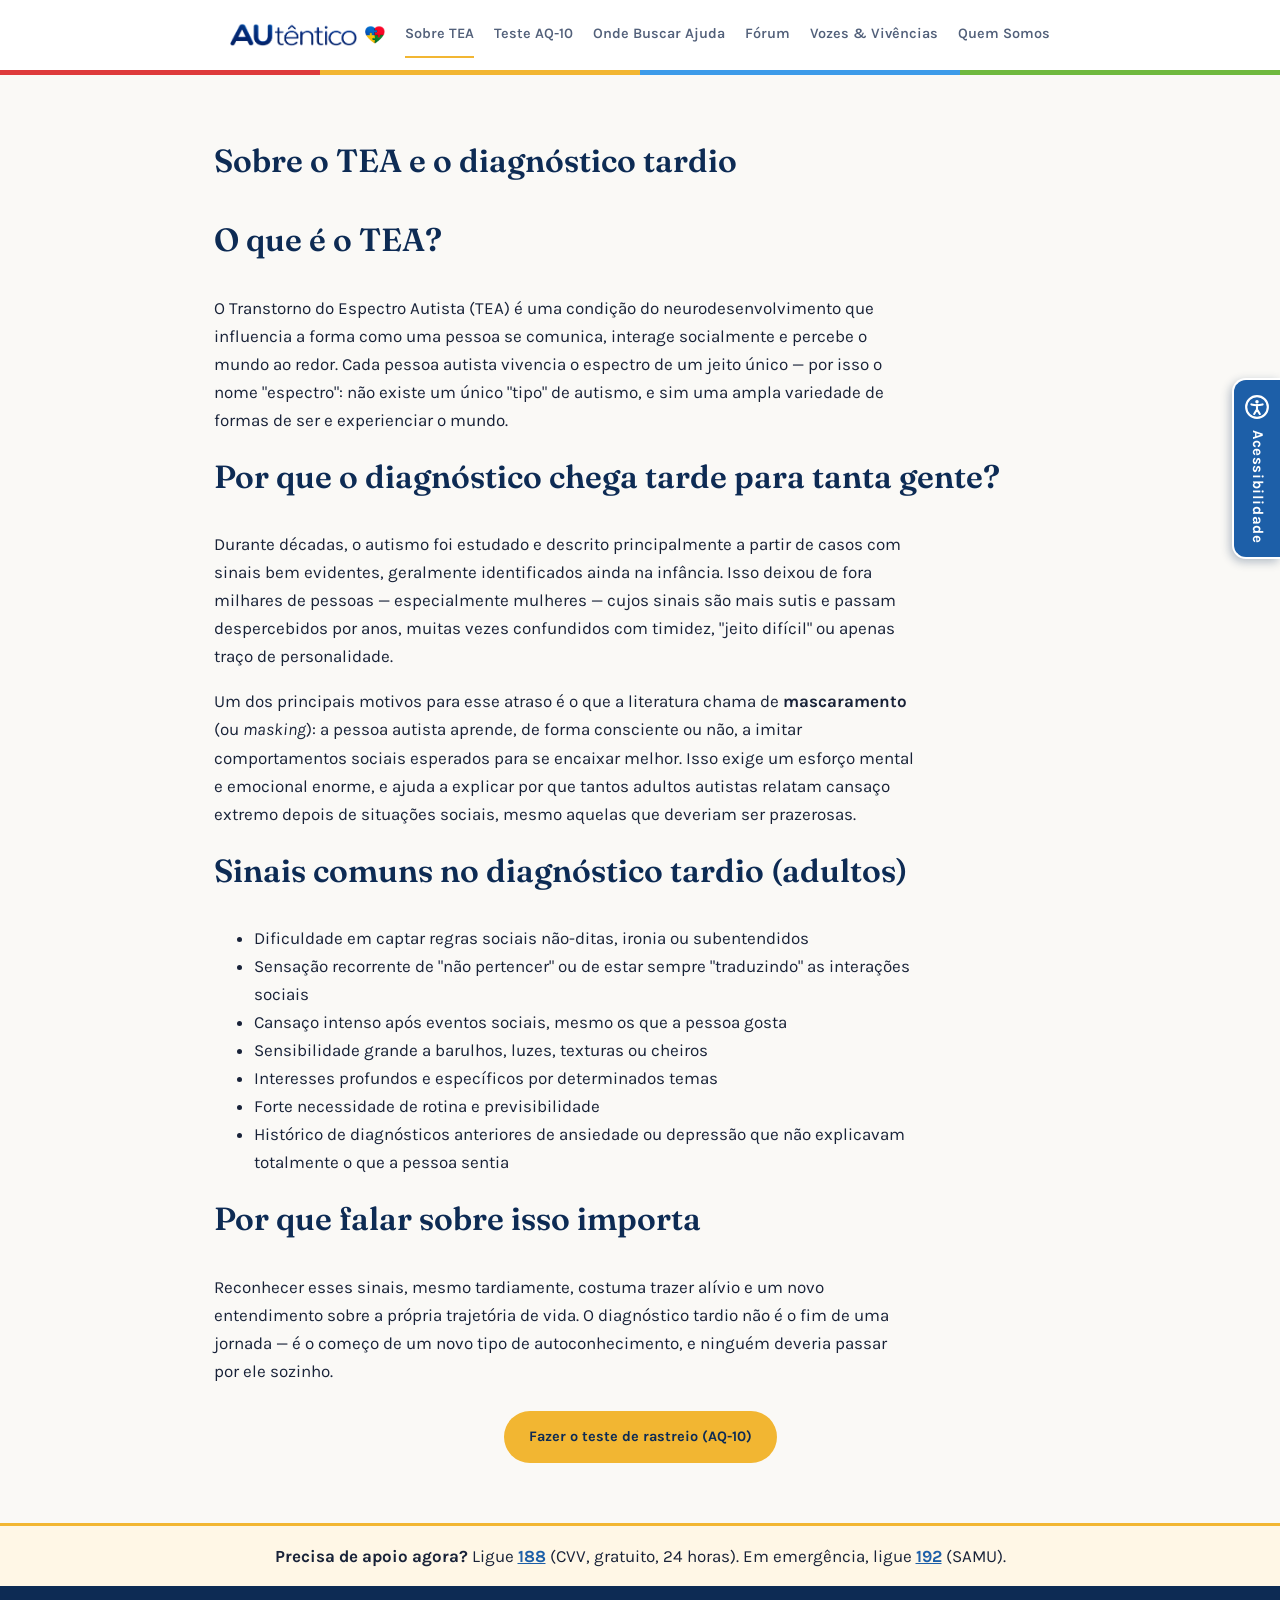
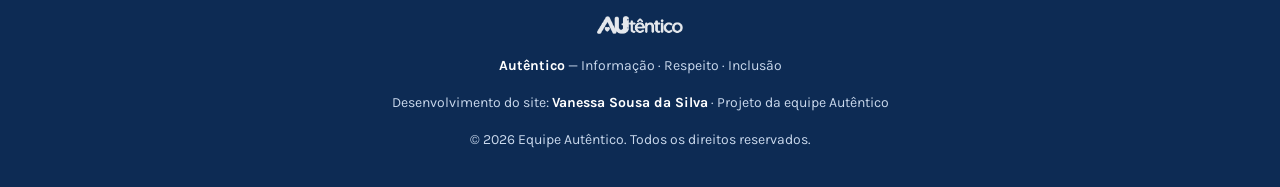
<file: sobre-tea.html>
<!DOCTYPE html>
<html lang="pt-BR">
<head>
<meta charset="UTF-8">
<meta name="viewport" content="width=device-width, initial-scale=1.0">
<title>Sobre o TEA — Autêntico</title>
<link rel="stylesheet" href="assets/css/style.css">
<link rel="icon" href="assets/img/logo-icon.png">
<script src="assets/js/acessibilidade.js"></script>
</head>
<body>

<a class="pular" href="#conteudo">Pular para o conteúdo</a>

<header class="site-header">
  <div class="container">
    <a href="index.html" class="brand" aria-label="Autêntico, página inicial"><img src="assets/img/logo-wordmark-texto.png" alt="Autêntico" class="brand-wordmark"><img src="assets/img/coracao-puzzle.png" alt="" class="brand-coracao"></a>
    <nav class="main-nav" aria-label="Navegação principal">
      <a href="sobre-tea.html" class="ativo" aria-current="page">Sobre TEA</a>
      <a href="teste-aq10.html">Teste AQ-10</a>
      <a href="onde-buscar-ajuda.html">Onde Buscar Ajuda</a>
      <a href="forum.html">Fórum</a>
      <a href="vivencias.html">Vozes &amp; Vivências</a>
      <a href="quem-somos.html">Quem Somos</a>
    </nav>
  </div>
</header>
<div class="tira-assinatura" aria-hidden="true"><span class="v"></span><span class="a"></span><span class="az"></span><span class="g"></span></div>

<main id="conteudo" tabindex="-1">

<section class="page">
  <div class="container">
    <h1>Sobre o TEA e o diagnóstico tardio</h1>

    <h2>O que é o TEA?</h2>
    <p>O Transtorno do Espectro Autista (TEA) é uma condição do neurodesenvolvimento que influencia a forma como uma pessoa se comunica, interage socialmente e percebe o mundo ao redor. Cada pessoa autista vivencia o espectro de um jeito único — por isso o nome "espectro": não existe um único "tipo" de autismo, e sim uma ampla variedade de formas de ser e experienciar o mundo.</p>

    <h2>Por que o diagnóstico chega tarde para tanta gente?</h2>
    <p>Durante décadas, o autismo foi estudado e descrito principalmente a partir de casos com sinais bem evidentes, geralmente identificados ainda na infância. Isso deixou de fora milhares de pessoas — especialmente mulheres — cujos sinais são mais sutis e passam despercebidos por anos, muitas vezes confundidos com timidez, "jeito difícil" ou apenas traço de personalidade.</p>
    <p>Um dos principais motivos para esse atraso é o que a literatura chama de <strong>mascaramento</strong> (ou <em>masking</em>): a pessoa autista aprende, de forma consciente ou não, a imitar comportamentos sociais esperados para se encaixar melhor. Isso exige um esforço mental e emocional enorme, e ajuda a explicar por que tantos adultos autistas relatam cansaço extremo depois de situações sociais, mesmo aquelas que deveriam ser prazerosas.</p>

    <h2>Sinais comuns no diagnóstico tardio (adultos)</h2>
    <ul>
      <li>Dificuldade em captar regras sociais não-ditas, ironia ou subentendidos</li>
      <li>Sensação recorrente de "não pertencer" ou de estar sempre "traduzindo" as interações sociais</li>
      <li>Cansaço intenso após eventos sociais, mesmo os que a pessoa gosta</li>
      <li>Sensibilidade grande a barulhos, luzes, texturas ou cheiros</li>
      <li>Interesses profundos e específicos por determinados temas</li>
      <li>Forte necessidade de rotina e previsibilidade</li>
      <li>Histórico de diagnósticos anteriores de ansiedade ou depressão que não explicavam totalmente o que a pessoa sentia</li>
    </ul>

    <h2>Por que falar sobre isso importa</h2>
    <p>Reconhecer esses sinais, mesmo tardiamente, costuma trazer alívio e um novo entendimento sobre a própria trajetória de vida. O diagnóstico tardio não é o fim de uma jornada — é o começo de um novo tipo de autoconhecimento, e ninguém deveria passar por ele sozinho.</p>

    <div class="cta-row">
      <a href="teste-aq10.html" class="btn btn-primary">Fazer o teste de rastreio (AQ-10)</a>
    </div>
  </div>
</section>

</main>

<aside class="apoio-agora" aria-label="Apoio emocional">
  <div class="container">
    <p><strong>Precisa de apoio agora?</strong> Ligue <a href="tel:188">188</a> (CVV, gratuito, 24 horas). Em emergência, ligue <a href="tel:192">192</a> (SAMU).</p>
  </div>
</aside>

<footer class="site-footer">
  <div class="container">
    <img src="assets/img/logo-wordmark.png" alt="Autêntico" class="footer-logo">
    <p><strong>Autêntico</strong> — Informação · Respeito · Inclusão</p>
    <p>Desenvolvimento do site: <strong>Vanessa Sousa da Silva</strong> · Projeto da equipe Autêntico</p>
    <p>© 2026 Equipe Autêntico. Todos os direitos reservados.</p>
  </div>
</footer>

<!-- VLibras: tradução automática do texto para Libras (plugin gratuito do governo federal). Se estiver sem internet, o botão simplesmente não aparece. -->
<div vw class="enabled">
  <div vw-access-button class="active"></div>
  <div vw-plugin-wrapper>
    <div class="vw-plugin-top-wrapper"></div>
  </div>
</div>
<script src="https://vlibras.gov.br/app/vlibras-plugin.js" defer></script>
<script>
  window.addEventListener("load", function () {
    if (window.VLibras && window.VLibras.Widget) {
      new window.VLibras.Widget({ rootPath: "https://vlibras.gov.br/app", position: "L" });
    }
  });
</script>

</body>
</html>
</file>
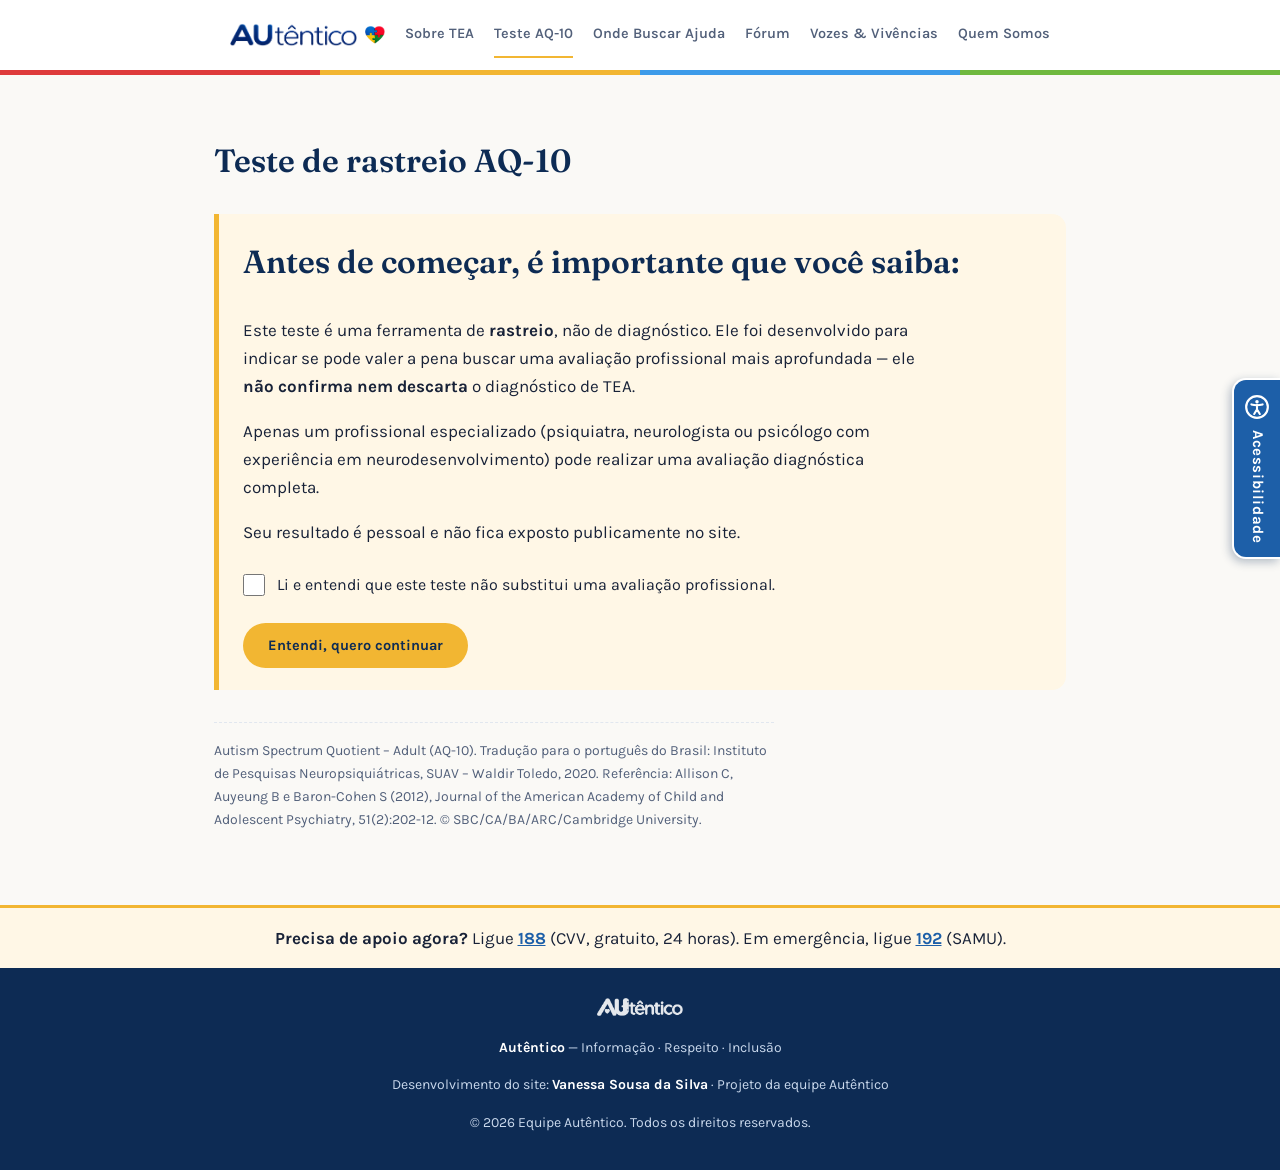
<file: teste-aq10.html>
<!DOCTYPE html>
<html lang="pt-BR">
<head>
<meta charset="UTF-8">
<meta name="viewport" content="width=device-width, initial-scale=1.0">
<title>Teste de Rastreio AQ-10 — Autêntico</title>
<link rel="stylesheet" href="assets/css/style.css">
<link rel="icon" href="assets/img/logo-icon.png">
<script src="assets/js/acessibilidade.js"></script>
</head>
<body>

<a class="pular" href="#conteudo">Pular para o conteúdo</a>

<header class="site-header">
  <div class="container">
    <a href="index.html" class="brand" aria-label="Autêntico, página inicial"><img src="assets/img/logo-wordmark-texto.png" alt="Autêntico" class="brand-wordmark"><img src="assets/img/coracao-puzzle.png" alt="" class="brand-coracao"></a>
    <nav class="main-nav" aria-label="Navegação principal">
      <a href="sobre-tea.html">Sobre TEA</a>
      <a href="teste-aq10.html" class="ativo" aria-current="page">Teste AQ-10</a>
      <a href="onde-buscar-ajuda.html">Onde Buscar Ajuda</a>
      <a href="forum.html">Fórum</a>
      <a href="vivencias.html">Vozes &amp; Vivências</a>
      <a href="quem-somos.html">Quem Somos</a>
    </nav>
  </div>
</header>
<div class="tira-assinatura" aria-hidden="true"><span class="v"></span><span class="a"></span><span class="az"></span><span class="g"></span></div>

<main id="conteudo" tabindex="-1">

<section class="page">
  <div class="container">

    <h1>Teste de rastreio AQ-10</h1>

    <div id="tela-disclaimer">
      <div class="disclaimer">
        <h2 id="titulo-aviso" tabindex="-1">Antes de começar, é importante que você saiba:</h2>
        <p>Este teste é uma ferramenta de <strong>rastreio</strong>, não de diagnóstico. Ele foi desenvolvido para indicar se pode valer a pena buscar uma avaliação profissional mais aprofundada — ele <strong>não confirma nem descarta</strong> o diagnóstico de TEA.</p>
        <p>Apenas um profissional especializado (psiquiatra, neurologista ou psicólogo com experiência em neurodesenvolvimento) pode realizar uma avaliação diagnóstica completa.</p>
        <p>Seu resultado é pessoal e não fica exposto publicamente no site.</p>
        <label class="aq-confirma" for="check-entendi">
          <input type="checkbox" id="check-entendi">
          Li e entendi que este teste não substitui uma avaliação profissional.
        </label>
        <button type="button" class="btn btn-primary" id="btn-continuar">Entendi, quero continuar</button>
        <p class="erro-msg" id="erro-aviso" role="alert" hidden></p>
      </div>
      <p class="aviso-fonte"><span lang="en">Autism Spectrum Quotient – Adult (AQ-10)</span>. Tradução para o português do Brasil: Instituto de Pesquisas Neuropsiquiátricas, SUAV – Waldir Toledo, 2020. Referência: Allison C, Auyeung B e Baron-Cohen S (2012), <span lang="en">Journal of the American Academy of Child and Adolescent Psychiatry</span>, 51(2):202-12. © SBC/CA/BA/ARC/Cambridge University.</p>
    </div>

    <form id="tela-teste" novalidate hidden>
      <h2 id="titulo-teste" tabindex="-1"><span lang="en">Autism Spectrum Quotient – Adult (AQ-10)</span></h2>
      <p class="aq-intro">Um guia de referência rápido para adultos com suspeita de autismo que não têm deficiência de aprendizagem.</p>
      <p class="aq-instrucao">Por favor, marque apenas uma opção por pergunta.</p>

      <div class="progress-track" role="progressbar" aria-label="Progresso do teste" aria-valuemin="0" aria-valuemax="10" aria-valuenow="0" aria-valuetext="0 de 10 respondidas"><div class="progress-fill" id="progress-fill"></div></div>
      <p class="progress-label" id="progress-label">0 de 10 respondidas</p>

      <div class="aq-cab" aria-hidden="true">
        <span></span>
        <span>Concordo plenamente</span>
        <span>Concordo parcialmente</span>
        <span>Discordo parcialmente</span>
        <span>Discordo plenamente</span>
      </div>
      <div id="lista-perguntas"></div>

      <button type="submit" class="btn btn-primary" id="btn-ver-resultado" style="margin-top:24px;">Ver resultado</button>
      <p class="erro-msg" id="erro-teste" role="alert" hidden></p>

      <p class="aviso-fonte"><span lang="en">Autism Spectrum Quotient – Adult (AQ-10)</span>. Tradução para o português do Brasil: Instituto de Pesquisas Neuropsiquiátricas, SUAV – Waldir Toledo, 2020. Referência: Allison C, Auyeung B e Baron-Cohen S (2012), <span lang="en">Journal of the American Academy of Child and Adolescent Psychiatry</span>, 51(2):202-12. © SBC/CA/BA/ARC/Cambridge University.</p>
    </form>

    <div id="resultado-box" hidden>
      <h2 id="titulo-resultado" tabindex="-1">Seu resultado</h2>
      <p class="pontuacao">Sua pontuação foi <span id="pontuacao-valor">0</span> de 10.</p>
      <p id="resultado-texto"></p>
      <a href="onde-buscar-ajuda.html" class="btn btn-primary">Ver onde buscar ajuda em Brasília/DF</a>
      <p class="aviso-fonte"><span lang="en">Autism Spectrum Quotient – Adult (AQ-10)</span>. Tradução para o português do Brasil: Instituto de Pesquisas Neuropsiquiátricas, SUAV – Waldir Toledo, 2020. Referência: Allison C, Auyeung B e Baron-Cohen S (2012), <span lang="en">Journal of the American Academy of Child and Adolescent Psychiatry</span>, 51(2):202-12. © SBC/CA/BA/ARC/Cambridge University.</p>
    </div>

  </div>
</section>

</main>

<aside class="apoio-agora" aria-label="Apoio emocional">
  <div class="container">
    <p><strong>Precisa de apoio agora?</strong> Ligue <a href="tel:188">188</a> (CVV, gratuito, 24 horas). Em emergência, ligue <a href="tel:192">192</a> (SAMU).</p>
  </div>
</aside>

<footer class="site-footer">
  <div class="container">
    <img src="assets/img/logo-wordmark.png" alt="Autêntico" class="footer-logo">
    <p><strong>Autêntico</strong> — Informação · Respeito · Inclusão</p>
    <p>Desenvolvimento do site: <strong>Vanessa Sousa da Silva</strong> · Projeto da equipe Autêntico</p>
    <p>© 2026 Equipe Autêntico. Todos os direitos reservados.</p>
  </div>
</footer>

<script src="assets/js/aq10.js"></script>
<!-- VLibras: tradução automática do texto para Libras (plugin gratuito do governo federal). Se estiver sem internet, o botão simplesmente não aparece. -->
<div vw class="enabled">
  <div vw-access-button class="active"></div>
  <div vw-plugin-wrapper>
    <div class="vw-plugin-top-wrapper"></div>
  </div>
</div>
<script src="https://vlibras.gov.br/app/vlibras-plugin.js" defer></script>
<script>
  window.addEventListener("load", function () {
    if (window.VLibras && window.VLibras.Widget) {
      new window.VLibras.Widget({ rootPath: "https://vlibras.gov.br/app", position: "L" });
    }
  });
</script>

</body>
</html>
</file>
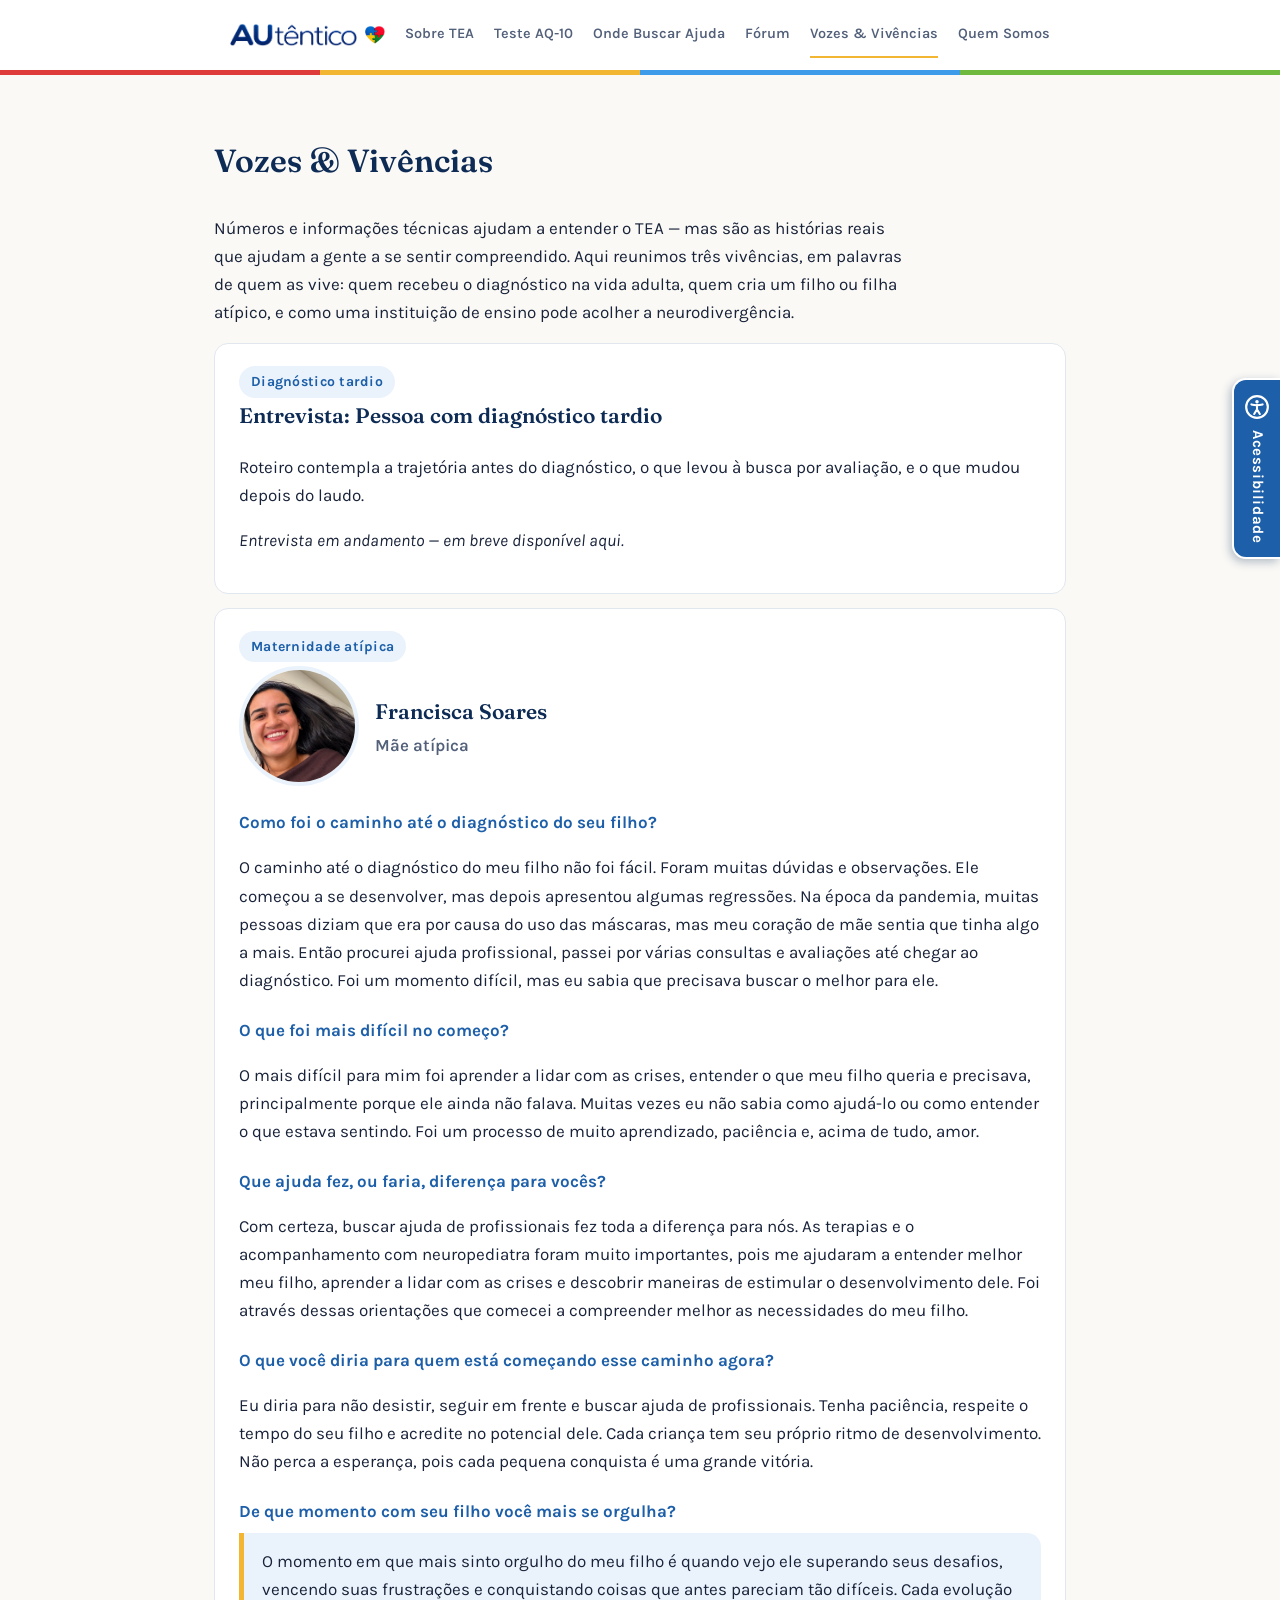
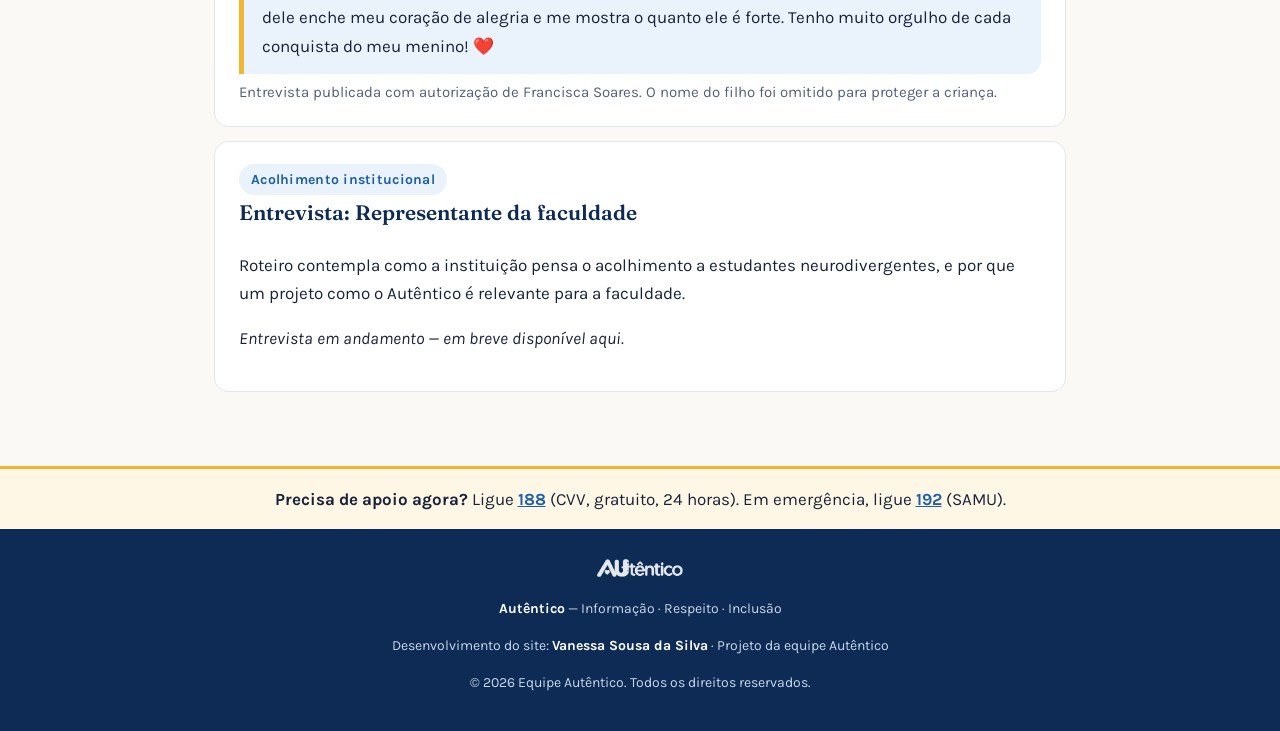
<file: vivencias.html>
<!DOCTYPE html>
<html lang="pt-BR">
<head>
<meta charset="UTF-8">
<meta name="viewport" content="width=device-width, initial-scale=1.0">
<title>Vozes &amp; Vivências — Autêntico</title>
<link rel="stylesheet" href="assets/css/style.css">
<link rel="icon" href="assets/img/logo-icon.png">
<script src="assets/js/acessibilidade.js"></script>
</head>
<body>

<a class="pular" href="#conteudo">Pular para o conteúdo</a>

<header class="site-header">
  <div class="container">
    <a href="index.html" class="brand" aria-label="Autêntico, página inicial"><img src="assets/img/logo-wordmark-texto.png" alt="Autêntico" class="brand-wordmark"><img src="assets/img/coracao-puzzle.png" alt="" class="brand-coracao"></a>
    <nav class="main-nav" aria-label="Navegação principal">
      <a href="sobre-tea.html">Sobre TEA</a>
      <a href="teste-aq10.html">Teste AQ-10</a>
      <a href="onde-buscar-ajuda.html">Onde Buscar Ajuda</a>
      <a href="forum.html">Fórum</a>
      <a href="vivencias.html" class="ativo" aria-current="page">Vozes &amp; Vivências</a>
      <a href="quem-somos.html">Quem Somos</a>
    </nav>
  </div>
</header>
<div class="tira-assinatura" aria-hidden="true"><span class="v"></span><span class="a"></span><span class="az"></span><span class="g"></span></div>

<main id="conteudo" tabindex="-1">

<section class="page">
  <div class="container">
    <h1>Vozes &amp; Vivências</h1>
    <p>Números e informações técnicas ajudam a entender o TEA — mas são as histórias reais que ajudam a gente a se sentir compreendido. Aqui reunimos três vivências, em palavras de quem as vive: quem recebeu o diagnóstico na vida adulta, quem cria um filho ou filha atípico, e como uma instituição de ensino pode acolher a neurodivergência.</p>

    <h2 class="sr-only">Entrevistas</h2>

    <div class="card">
      <span class="tag">Diagnóstico tardio</span>
      <h3>Entrevista: Pessoa com diagnóstico tardio</h3>
      <p>Roteiro contempla a trajetória antes do diagnóstico, o que levou à busca por avaliação, e o que mudou depois do laudo.</p>
      <p><em>Entrevista em andamento — em breve disponível aqui.</em></p>
    </div>

    <article class="card entrevista" aria-labelledby="ent-francisca">
      <span class="tag">Maternidade atípica</span>
      <div class="entrevista-cab">
        <img class="entrevista-avatar" src="assets/img/francisca-soares.jpg" alt="Foto de Francisca Soares sorrindo" width="120" height="120">
        <div>
          <h3 id="ent-francisca">Francisca Soares</h3>
          <p class="entrevista-papel">Mãe atípica</p>
        </div>
      </div>

      <h4>Como foi o caminho até o diagnóstico do seu filho?</h4>
      <p>O caminho até o diagnóstico do meu filho não foi fácil. Foram muitas dúvidas e observações. Ele começou a se desenvolver, mas depois apresentou algumas regressões. Na época da pandemia, muitas pessoas diziam que era por causa do uso das máscaras, mas meu coração de mãe sentia que tinha algo a mais. Então procurei ajuda profissional, passei por várias consultas e avaliações até chegar ao diagnóstico. Foi um momento difícil, mas eu sabia que precisava buscar o melhor para ele.</p>

      <h4>O que foi mais difícil no começo?</h4>
      <p>O mais difícil para mim foi aprender a lidar com as crises, entender o que meu filho queria e precisava, principalmente porque ele ainda não falava. Muitas vezes eu não sabia como ajudá-lo ou como entender o que estava sentindo. Foi um processo de muito aprendizado, paciência e, acima de tudo, amor.</p>

      <h4>Que ajuda fez, ou faria, diferença para vocês?</h4>
      <p>Com certeza, buscar ajuda de profissionais fez toda a diferença para nós. As terapias e o acompanhamento com neuropediatra foram muito importantes, pois me ajudaram a entender melhor meu filho, aprender a lidar com as crises e descobrir maneiras de estimular o desenvolvimento dele. Foi através dessas orientações que comecei a compreender melhor as necessidades do meu filho.</p>

      <h4>O que você diria para quem está começando esse caminho agora?</h4>
      <p>Eu diria para não desistir, seguir em frente e buscar ajuda de profissionais. Tenha paciência, respeite o tempo do seu filho e acredite no potencial dele. Cada criança tem seu próprio ritmo de desenvolvimento. Não perca a esperança, pois cada pequena conquista é uma grande vitória.</p>

      <h4>De que momento com seu filho você mais se orgulha?</h4>
      <blockquote class="entrevista-frase">
        <p>O momento em que mais sinto orgulho do meu filho é quando vejo ele superando seus desafios, vencendo suas frustrações e conquistando coisas que antes pareciam tão difíceis. Cada evolução dele enche meu coração de alegria e me mostra o quanto ele é forte. Tenho muito orgulho de cada conquista do meu menino! ❤️</p>
      </blockquote>

      <p class="detalhe">Entrevista publicada com autorização de Francisca Soares. O nome do filho foi omitido para proteger a criança.</p>
    </article>

    <div class="card">
      <span class="tag">Acolhimento institucional</span>
      <h3>Entrevista: Representante da faculdade</h3>
      <p>Roteiro contempla como a instituição pensa o acolhimento a estudantes neurodivergentes, e por que um projeto como o Autêntico é relevante para a faculdade.</p>
      <p><em>Entrevista em andamento — em breve disponível aqui.</em></p>
    </div>
  </div>
</section>

</main>

<aside class="apoio-agora" aria-label="Apoio emocional">
  <div class="container">
    <p><strong>Precisa de apoio agora?</strong> Ligue <a href="tel:188">188</a> (CVV, gratuito, 24 horas). Em emergência, ligue <a href="tel:192">192</a> (SAMU).</p>
  </div>
</aside>

<footer class="site-footer">
  <div class="container">
    <img src="assets/img/logo-wordmark.png" alt="Autêntico" class="footer-logo">
    <p><strong>Autêntico</strong> — Informação · Respeito · Inclusão</p>
    <p>Desenvolvimento do site: <strong>Vanessa Sousa da Silva</strong> · Projeto da equipe Autêntico</p>
    <p>© 2026 Equipe Autêntico. Todos os direitos reservados.</p>
  </div>
</footer>

<!-- VLibras: tradução automática do texto para Libras (plugin gratuito do governo federal). Se estiver sem internet, o botão simplesmente não aparece. -->
<div vw class="enabled">
  <div vw-access-button class="active"></div>
  <div vw-plugin-wrapper>
    <div class="vw-plugin-top-wrapper"></div>
  </div>
</div>
<script src="https://vlibras.gov.br/app/vlibras-plugin.js" defer></script>
<script>
  window.addEventListener("load", function () {
    if (window.VLibras && window.VLibras.Widget) {
      new window.VLibras.Widget({ rootPath: "https://vlibras.gov.br/app", position: "L" });
    }
  });
</script>

</body>
</html>
</file>
<file: assets/css/style.css>
/* ============================================
   Autêntico — identidade visual própria
   Paleta extraída da logo: azul-noite (letras), e o
   quarteto de cores das peças (vermelho, amarelo, azul, verde)
   usado como assinatura recorrente — nunca como wallpaper.
   ============================================ */

@import url('https://fonts.googleapis.com/css2?family=Fraunces:opsz,wght@9..144,400;9..144,500;9..144,600;9..144,700&family=Karla:wght@400;500;600;700&display=swap');

:root {
  --noite: #0D2B54;
  --azul: #1D5FA8;
  --azul-vivo: #2E86DE;
  --azul-claro: #EAF3FC;
  --areia: #FAF9F6;

  /* quarteto das peças do logo — usar com moderação */
  --peca-vermelho: #DE3B3B;
  --peca-amarelo: #F2B632;
  --peca-azul: #3D9BE9;
  --peca-verde: #6FB93F;

  --texto: #182238;
  --texto-suave: #52607A;
  --linha: #E1E7EF;
  --radius: 14px;
  --serif: 'Fraunces', Georgia, serif;
  --sans: 'Karla', -apple-system, Segoe UI, sans-serif;
}

* { box-sizing: border-box; }
html { scroll-behavior: smooth; }

body {
  margin: 0;
  font-family: var(--sans);
  color: var(--texto);
  background: var(--areia);
  line-height: 1.65;
  font-size: 1.0625rem;
}

a { color: inherit; }
img { max-width: 100%; display: block; }

.container {
  max-width: 900px;
  margin: 0 auto;
  padding: 0 24px;
}

/* ---------- Tira de assinatura (as 4 cores do logo) ---------- */
.tira-assinatura {
  height: 5px;
  display: flex;
}
.tira-assinatura span { flex: 1; }
.tira-assinatura .v { background: var(--peca-vermelho); }
.tira-assinatura .a { background: var(--peca-amarelo); }
.tira-assinatura .az { background: var(--peca-azul); }
.tira-assinatura .g { background: var(--peca-verde); }

/* ---------- Header ---------- */
.site-header {
  background: #FFFFFF;
  color: var(--texto);
  box-shadow: 0 1px 0 var(--linha);
}

.site-header .container {
  max-width: 1160px;
  display: flex;
  align-items: center;
  justify-content: center;
  padding-top: 12px;
  padding-bottom: 12px;
  gap: 20px;
  flex-wrap: wrap;
}

.brand {
  display: flex;
  align-items: center;
  gap: 8px;
  text-decoration: none;
}

.brand img.brand-wordmark {
  height: 24px;
  width: auto;
}

.brand img.brand-coracao {
  height: 18px;
  width: auto;
}

.brand .brand-nome {
  font-family: var(--serif);
  font-size: 1.3125rem;
  font-weight: 600;
  letter-spacing: 0.01em;
}

nav.main-nav {
  display: flex;
  gap: 20px;
  flex-wrap: wrap;
}

nav.main-nav a {
  color: var(--texto-suave);
  text-decoration: none;
  font-size: 0.9062rem;
  font-weight: 600;
  position: relative;
  padding: 10px 0;
  display: inline-block;
}

nav.main-nav a:hover,
nav.main-nav a.ativo {
  border-bottom: 3px solid var(--azul);
}

nav.main-nav a.ativo {
  border-bottom: 2px solid var(--peca-amarelo);
}

/* ---------- Hero ---------- */
.hero {
  padding: 56px 0 60px;
  border-bottom: 1px solid var(--linha);
  position: relative;
  overflow: hidden;
  text-align: center;
}

.hero .container {
  display: flex;
  flex-direction: column;
  align-items: center;
}

.hero .logo-mark {
  margin-bottom: 10px;
  display: flex;
  align-items: center;
  justify-content: center;
  flex-wrap: wrap;
  gap: 14px;
}

.hero .logo-mark img.wordmark-img {
  width: auto;
  max-height: clamp(56px, 9vw, 96px);
}

.hero .logo-mark img.coracao-img {
  width: auto;
  height: clamp(40px, 6.5vw, 68px);
}

.wordmark {
  display: flex;
  align-items: center;
  justify-content: center;
  gap: 2px;
  margin-bottom: 6px;
}

.wordmark img {
  height: clamp(64px, 11vw, 108px);
  width: auto;
}

.wordmark .wordmark-texto {
  font-family: var(--serif);
  font-weight: 700;
  font-size: clamp(2.375rem, 8.2vw, 5rem);
  text-transform: uppercase;
  color: var(--noite);
  letter-spacing: -0.01em;
  line-height: 1;
  transform: translateY(2px);
}

.slogan-mini {
  display: flex;
  align-items: center;
  justify-content: center;
  gap: 10px;
  font-size: 0.875rem;
  font-weight: 700;
  letter-spacing: 0.14em;
  color: var(--azul);
  margin: 0 0 28px;
}
.slogan-mini span { color: var(--peca-vermelho); margin: 0 8px; }
.slogan-mini img { height: 22px; width: auto; }

.hero .texto-hero {
  max-width: 640px;
}

.hero h1 {
  font-family: var(--serif);
  font-size: clamp(2.25rem, 5.5vw, 3.375rem);
  font-weight: 600;
  line-height: 1.12;
  margin: 0 0 20px;
  color: var(--noite);
}

.hero .lead {
  font-size: 1.1562rem;
  color: var(--texto-suave);
  margin: 0 0 18px;
}

.hero p { max-width: 58ch; margin-left: auto; margin-right: auto; }

.cta-row {
  display: flex;
  flex-wrap: wrap;
  justify-content: center;
  gap: 12px;
  margin-top: 26px;
}

/* ---------- Buttons ---------- */
.btn {
  display: inline-block;
  padding: 13px 24px;
  border-radius: 100px;
  text-decoration: none;
  font-weight: 700;
  font-size: 0.9062rem;
  border: 1.5px solid transparent;
  cursor: pointer;
  font-family: var(--sans);
  transition: transform .12s ease, box-shadow .12s ease;
}

.btn-primary {
  background: var(--peca-amarelo);
  color: var(--noite);
}
.btn-primary:hover { transform: translateY(-1px); box-shadow: 0 6px 16px rgba(242,182,50,.35); }

.btn-outline {
  background: #fff;
  border-color: var(--azul);
  color: var(--azul);
}
.btn-outline:hover { background: var(--azul-claro); }

/* ---------- Sections ---------- */
section.page {
  padding: 60px 0;
}

section.page h1,
section.page h2 {
  font-family: var(--serif);
  font-size: 2rem;
  font-weight: 600;
  color: var(--noite);
  margin-top: 0;
}

section.page h3 {
  font-family: var(--serif);
  font-size: 1.3125rem;
  font-weight: 600;
  color: var(--noite);
}

.stat-row {
  display: grid;
  grid-template-columns: repeat(auto-fit, minmax(220px, 1fr));
  gap: 18px;
  margin: 32px 0;
}

.stat-card {
  background: #fff;
  border: 1px solid var(--linha);
  border-top: 4px solid var(--azul-vivo);
  border-radius: var(--radius);
  padding: 22px;
}

.stat-card:nth-child(2) { border-top-color: var(--peca-amarelo); }
.stat-card:nth-child(3) { border-top-color: var(--peca-verde); }

.stat-card .num {
  font-family: var(--serif);
  font-size: 2.25rem;
  font-weight: 600;
  color: var(--noite);
  display: block;
}

.stat-card p { margin: 6px 0 0; font-size: 0.875rem; color: var(--texto-suave); }

/* ---------- Cards ---------- */
.card {
  background: #fff;
  border: 1px solid var(--linha);
  border-radius: var(--radius);
  padding: 22px 24px;
  margin-bottom: 14px;
}

.card h3 { margin-top: 0; }

.tag {
  display: inline-block;
  font-size: 0.875rem;
  font-weight: 700;
  padding: 4px 12px;
  border-radius: 100px;
  background: var(--azul-claro);
  color: var(--azul);
  margin-right: 6px;
  letter-spacing: 0.02em;
}

/* ---------- Disclaimer ---------- */
.disclaimer {
  background: #FFF7E6;
  border-left: 5px solid var(--peca-amarelo);
  border-radius: 0 var(--radius) var(--radius) 0;
  padding: 22px 24px;
  margin-bottom: 32px;
}

.disclaimer h2 { margin-top: 0; font-size: 1.375rem; }

/* ---------- Filtros ---------- */
.filtros {
  display: flex;
  gap: 8px;
  flex-wrap: wrap;
  margin: 20px 0 28px;
}

.filtro-btn {
  border: 1.5px solid var(--linha);
  background: #fff;
  border-radius: 100px;
  padding: 10px 18px;
  min-height: 44px;
  font-size: 0.875rem;
  font-weight: 600;
  cursor: pointer;
  font-family: var(--sans);
  color: var(--texto);
}

.filtro-btn.ativo,
.filtro-btn[aria-pressed="true"] {
  background: var(--noite);
  color: #fff;
  border-color: var(--noite);
}

/* ---------- Teste AQ10 ---------- */
.pergunta {
  border-bottom: 1px solid var(--linha);
  padding: 20px 0;
}

.pergunta p.enunciado {
  font-weight: 600;
  margin: 0 0 12px;
}

.opcoes { display: flex; gap: 24px; }

.opcoes label {
  display: flex;
  align-items: center;
  gap: 8px;
  cursor: pointer;
  font-size: 0.9375rem;
}

#resultado-box {
  background: var(--azul-claro);
  border-radius: var(--radius);
  padding: 30px;
  text-align: left;
  margin-top: 24px;
  border-top: 5px solid var(--peca-amarelo);
}

#resultado-box .pontuacao {
  font-family: var(--serif);
  font-size: 1.875rem;
  font-weight: 600;
  color: var(--noite);
}

.progress-track {
  height: 6px;
  background: var(--linha);
  border-radius: 4px;
  overflow: hidden;
  margin-bottom: 8px;
}
.progress-fill {
  height: 100%;
  background: linear-gradient(90deg, var(--peca-azul), var(--peca-verde));
  width: 0%;
  transition: width .25s ease;
}
.progress-label {
  font-size: 0.875rem;
  color: var(--texto-suave);
  margin-bottom: 24px;
}

/* ---------- Fórum ---------- */
.forum-layout {
  display: grid;
  grid-template-columns: 220px 1fr;
  gap: 28px;
}

@media (max-width: 720px) {
  .forum-layout { grid-template-columns: 1fr; }
  .opcoes { gap: 14px; }
  .hero .logo-mark img { max-width: 180px; }
}

.categorias-list {
  display: flex;
  flex-direction: column;
  gap: 6px;
}

.categorias-list a,
.categorias-list button.cat-btn {
  display: block;
  width: 100%;
  text-align: left;
  border: none;
  background: transparent;
  font-family: var(--sans);
  min-height: 44px;
  cursor: pointer;
  padding: 9px 14px;
  border-radius: var(--radius);
  text-decoration: none;
  font-size: 0.875rem;
  font-weight: 500;
  color: var(--texto);
}
.categorias-list a.ativo,
.categorias-list a:hover,
.categorias-list button.cat-btn[aria-pressed="true"],
.categorias-list button.cat-btn:hover {
  background: var(--azul-claro);
  color: var(--azul);
}

.post-meta { font-size: 0.875rem; color: var(--texto-suave); margin: 2px 0 10px; }

/* ---------- Equipe ---------- */
.equipe-grid {
  display: grid;
  grid-template-columns: repeat(auto-fit, minmax(180px, 1fr));
  gap: 18px;
  margin: 24px 0 32px;
}

.membro {
  text-align: center;
  background: #fff;
  border: 1px solid var(--linha);
  border-radius: var(--radius);
  padding: 24px 14px;
}

.avatar {
  width: 54px;
  height: 54px;
  border-radius: 50%;
  background: linear-gradient(135deg, var(--noite), var(--azul-vivo));
  margin: 0 auto 12px;
  display: flex;
  align-items: center;
  justify-content: center;
  color: #fff;
  font-family: var(--serif);
  font-weight: 600;
  font-size: 1.125rem;
}

.avatar-foto {
  width: 120px;
  height: 120px;
  border-radius: 50%;
  margin: 0 auto 12px;
  object-fit: cover;
  object-position: top;
  border: 3px solid var(--azul-vivo);
  display: block;
}

.motivacao-box {
  background: var(--noite);
  color: #E4EEF9;
  border-radius: var(--radius);
  padding: 30px;
  position: relative;
  overflow: hidden;
}
.motivacao-box h3 { color: #fff; }

/* ---------- Footer ---------- */
.site-footer {
  background: var(--noite);
  color: #C9D8EC;
  text-align: center;
  padding: 30px 0 22px;
  font-size: 0.875rem;
}

.site-footer strong { color: #fff; }
.site-footer .footer-logo { height: 24px; width: auto; margin: 0 auto 14px; filter: brightness(0) invert(1); opacity: .9; }

.aviso-fonte {
  font-size: 0.875rem;
  color: var(--texto-suave);
  border-top: 1px dashed var(--linha);
  margin-top: 28px;
  padding-top: 16px;
}

/* ============================================
   ACESSIBILIDADE
   ============================================ */

[hidden] { display: none !important; }

.sr-only {
  position: absolute;
  width: 1px;
  height: 1px;
  padding: 0;
  margin: -1px;
  overflow: hidden;
  clip: rect(0, 0, 0, 0);
  white-space: nowrap;
  border: 0;
}

/* Link "pular para o conteúdo" */
.pular {
  position: absolute;
  left: 12px;
  top: -80px;
  z-index: 200;
  background: var(--noite);
  color: #fff;
  padding: 12px 18px;
  border-radius: 0 0 10px 10px;
  font-weight: 700;
  text-decoration: none;
}
.pular:focus { top: 0; }

/* Foco visível em tudo que é interativo */
:focus-visible {
  outline: 3px solid var(--azul-vivo);
  outline-offset: 3px;
}
.btn-primary:focus-visible { outline-color: var(--noite); }
main:focus,
[tabindex="-1"]:focus { outline: none; }

/* Largura de leitura confortável */
.page p,
.page li { max-width: 70ch; }
.stat-card p,
.card p,
.membro p { max-width: none; }

/* Mensagens de erro (sempre com texto, nunca só cor) */
.erro-msg {
  color: #B3261E;
  font-weight: 700;
  margin: 12px 0 0;
}

/* Confirmação do aviso do teste */
.aq-confirma {
  display: flex;
  align-items: center;
  gap: 12px;
  margin: 16px 0;
  min-height: 44px;
  font-size: 1rem;
  cursor: pointer;
}
.aq-confirma input { width: 22px; height: 22px; margin: 0; flex-shrink: 0; accent-color: var(--azul); }

/* ---------- Teste AQ-10: grade de respostas (formato do original) ---------- */
.aq-intro { color: var(--texto-suave); margin: 0 0 6px; }
.aq-instrucao { font-weight: 700; margin: 0 0 18px; }

.aq-cab,
.aq-linha {
  display: grid;
  grid-template-columns: minmax(0, 2.6fr) repeat(4, minmax(0, 1fr));
  gap: 6px;
  align-items: center;
}

.aq-cab {
  padding: 10px 4px;
  font-size: 0.875rem;
  font-weight: 700;
  color: var(--noite);
  text-align: center;
  line-height: 1.3;
  border-bottom: 2px solid var(--linha);
  border-left: 4px solid transparent;
}

.aq-linha {
  padding: 12px 4px;
  border-bottom: 1px solid var(--linha);
  border-left: 4px solid transparent;
}

.aq-linha.falta {
  background: #FDECEC;
  border-left-color: #B3261E;
}

.aq-enunciado {
  margin: 0;
  padding-right: 8px;
  font-size: 1rem;
  font-weight: 600;
  line-height: 1.45;
}

.aq-aviso-linha {
  grid-column: 1 / -1;
  margin: 0;
  color: #B3261E;
  font-weight: 700;
  font-size: 0.9375rem;
}

.aq-cel {
  display: flex;
  justify-content: center;
  align-items: center;
  min-height: 44px;
  cursor: pointer;
}
.aq-cel input { width: 22px; height: 22px; margin: 0; accent-color: var(--azul); }

.aq-rotulo {
  position: absolute;
  width: 1px;
  height: 1px;
  margin: -1px;
  overflow: hidden;
  clip: rect(0, 0, 0, 0);
  white-space: nowrap;
}

@media (max-width: 640px) {
  .aq-cab { display: none; }
  .aq-linha { grid-template-columns: repeat(2, minmax(0, 1fr)); }
  .aq-enunciado { grid-column: 1 / -1; padding-right: 0; margin-bottom: 4px; }
  .aq-cel {
    justify-content: flex-start;
    gap: 10px;
    padding: 6px 10px;
    border: 1px solid var(--linha);
    border-radius: 10px;
  }
  .aq-rotulo {
    position: static;
    width: auto;
    height: auto;
    margin: 0;
    overflow: visible;
    clip: auto;
    white-space: normal;
    font-size: 0.9375rem;
    line-height: 1.25;
  }
}

#resultado-box h2 { margin: 0 0 10px; font-size: 1.125rem; }

/* ---------- Acessibilidade: aba lateral + painel ---------- */
html { scroll-padding-bottom: 90px; }

.acess-aba {
  position: fixed;
  right: 0;
  top: 42%;
  z-index: 250;
  width: 48px;
  padding: 14px 0;
  display: flex;
  flex-direction: column;
  align-items: center;
  gap: 10px;
  background: var(--azul);
  color: #fff;
  border: 2px solid #fff;
  border-right: none;
  border-radius: 14px 0 0 14px;
  box-shadow: -2px 3px 10px rgba(13, 43, 84, 0.3);
  font: inherit;
  font-weight: 700;
  font-size: 0.9375rem;
  cursor: pointer;
}
.acess-aba:hover { background: var(--noite); }
.acess-aba:focus-visible { outline: 3px solid var(--noite); outline-offset: 3px; }
.acess-aba svg { width: 26px; height: 26px; flex-shrink: 0; }
.acess-aba-texto {
  writing-mode: vertical-rl;
  letter-spacing: 0.04em;
  line-height: 1;
}

@media (min-width: 760px) and (max-width: 1000px) {
  main .container { padding-right: 64px; }
}

@media (max-width: 759px) {
  .acess-aba {
    top: auto;
    bottom: 16px;
    right: 14px;
    width: 54px;
    height: 54px;
    padding: 0;
    border: 2px solid #fff;
    border-radius: 50%;
    justify-content: center;
  }
  .acess-aba-texto {
    position: absolute;
    width: 1px;
    height: 1px;
    margin: -1px;
    overflow: hidden;
    clip: rect(0, 0, 0, 0);
    white-space: nowrap;
  }
}

.acess-painel {
  position: fixed;
  top: 0;
  right: 0;
  bottom: 0;
  z-index: 300;
  width: min(350px, 92vw);
  overflow-y: auto;
  background: #fff;
  color: var(--texto);
  border-left: 1px solid var(--linha);
  box-shadow: -8px 0 28px rgba(13, 43, 84, 0.22);
  padding: 18px 18px 28px;
}
.acess-topo {
  display: flex;
  align-items: center;
  justify-content: space-between;
  gap: 12px;
  margin-bottom: 18px;
}
.acess-titulo {
  font-family: var(--serif);
  font-size: 1.375rem;
  font-weight: 600;
  color: var(--noite);
}
.acess-lista { display: flex; flex-direction: column; gap: 12px; }
.acess-grupo {
  display: flex;
  align-items: center;
  gap: 8px;
  flex-wrap: wrap;
}
.acess-grupo .rot { font-weight: 700; width: 100%; }
.acess-btn {
  min-height: 44px;
  min-width: 44px;
  padding: 8px 14px;
  border: 1.5px solid var(--azul);
  background: #fff;
  color: var(--azul);
  border-radius: 10px;
  font: inherit;
  font-weight: 700;
  cursor: pointer;
}
.acess-btn:hover { background: var(--azul-claro); }
.acess-btn[aria-pressed="true"] { background: var(--azul); color: #fff; }
.acess-opcao {
  display: flex;
  align-items: center;
  justify-content: space-between;
  gap: 12px;
  width: 100%;
  text-align: left;
}
.acess-estado { font-size: 0.875rem; font-weight: 700; }
.acess-nivel { min-width: 4em; text-align: center; font-weight: 700; }

/* ---------- Fonte simples ---------- */
html.fonte-simples { --serif: var(--sans); }
html.fonte-simples body { line-height: 1.8; letter-spacing: 0.01em; }

/* ---------- Modo calmo (menos cor, sem movimento) ---------- */
html.modo-calmo *,
html.modo-calmo *::before,
html.modo-calmo *::after {
  animation: none !important;
  transition: none !important;
  scroll-behavior: auto !important;
}
html.modo-calmo body { filter: saturate(0.5); }
html.modo-calmo .tira-assinatura { opacity: 0.5; }
html.modo-calmo .btn-primary:hover { transform: none; box-shadow: none; }

@media (prefers-reduced-motion: reduce) {
  *, *::before, *::after {
    animation: none !important;
    transition: none !important;
    scroll-behavior: auto !important;
  }
  .btn-primary:hover { transform: none; box-shadow: none; }
}

/* ---------- Alto contraste ---------- */
html.alto-contraste {
  --noite: #000;
  --azul: #00338D;
  --azul-vivo: #00338D;
  --azul-claro: #FFFFFF;
  --areia: #FFFFFF;
  --texto: #000;
  --texto-suave: #000;
  --linha: #000;
}
html.alto-contraste body { background: #fff; color: #000; }
html.alto-contraste a { text-decoration: underline; }
html.alto-contraste .site-header { box-shadow: 0 2px 0 #000; }
html.alto-contraste nav.main-nav a { color: #000; }
html.alto-contraste nav.main-nav a.ativo { background: #FFD400; border-bottom-color: #000; }
html.alto-contraste .btn { border: 2px solid #000; }
html.alto-contraste .btn-primary { background: #FFD400; color: #000; }
html.alto-contraste .btn-outline { background: #fff; color: #000; border-color: #000; }
html.alto-contraste .card,
html.alto-contraste .stat-card,
html.alto-contraste .membro,
html.alto-contraste .aq-linha,
html.alto-contraste #resultado-box { border: 2px solid #000; background: #fff; }
html.alto-contraste .aq-linha { border-width: 0 0 2px 4px; }
html.alto-contraste .tag { background: #fff; color: #000; border: 1px solid #000; }
html.alto-contraste .disclaimer { background: #fff; border: 2px solid #000; border-left-width: 8px; }
html.alto-contraste .filtro-btn { border: 2px solid #000; color: #000; }
html.alto-contraste .filtro-btn[aria-pressed="true"],
html.alto-contraste .categorias-list button.cat-btn[aria-pressed="true"] { background: #000; color: #fff; }
html.alto-contraste .slogan-mini { color: #000; }
html.alto-contraste .progress-track { background: #fff; border: 1px solid #000; }
html.alto-contraste .progress-fill { background: #000; }
html.alto-contraste .site-footer,
html.alto-contraste .motivacao-box { background: #000; color: #fff; }
html.alto-contraste .site-footer { color: #fff; }
html.alto-contraste :focus-visible { outline: 4px solid #000; box-shadow: 0 0 0 8px #FFD400; }

section.page h2.sub { font-size: 1.3125rem; }
.motivacao-box h2 { color: #fff; }
html.alto-contraste .acess-aba { background: #000; color: #fff; border-color: #fff; box-shadow: none; }
html.alto-contraste .acess-aba:focus-visible { outline: 4px solid #000; box-shadow: 0 0 0 8px #FFD400; }
html.alto-contraste .acess-painel { background: #fff; border-left: 3px solid #000; box-shadow: none; }
html.alto-contraste .acess-btn { border: 2px solid #000; color: #000; background: #fff; }
html.alto-contraste .acess-btn[aria-pressed="true"] { background: #000; color: #fff; }

/* ---------- Marcação de conteúdo de exemplo, rótulos de filtro, detalhes dos locais ---------- */
.tag-exemplo {
  background: #FFF7E6;
  color: #7A4B00;
  border: 1px solid #E8A33D;
}

.filtro-rotulo { font-weight: 700; margin: 18px 0 0; font-size: 0.9375rem; }
.filtro-rotulo + .filtros { margin-top: 8px; margin-bottom: 12px; }

.card .detalhe { font-size: 0.9375rem; color: var(--texto-suave); margin: 6px 0 0; }
.card .detalhe a { color: var(--azul); }

html.alto-contraste .tag-exemplo { background: #fff; color: #000; border: 2px solid #000; }
html.alto-contraste .card .detalhe { color: #000; }
html.alto-contraste .card .detalhe a { color: #00338D; }

.acoes-entrada { display: flex; flex-wrap: wrap; gap: 10px; }

/* ---------- Aviso de apoio emocional (CVV e SAMU) ---------- */
.apoio-agora {
  background: #FFF7E6;
  border-top: 3px solid var(--peca-amarelo);
  padding: 16px 0;
  text-align: center;
}
.apoio-agora p { margin: 0; max-width: none; }
.apoio-agora a { color: var(--azul); font-weight: 700; }

html.alto-contraste .apoio-agora { background: #fff; border-top: 3px solid #000; }
html.alto-contraste .apoio-agora a { color: #00338D; }

/* Entrevista publicada (Vozes & Vivências) */
.entrevista-cab { display: flex; align-items: center; gap: 16px; margin: 4px 0 18px; }
.entrevista-cab h3 { margin: 0; }
.entrevista-papel { margin: 2px 0 0; color: var(--texto-suave); font-weight: 600; }
.entrevista-avatar {
  flex: 0 0 auto; width: 120px; height: 120px; border-radius: 50%;
  object-fit: cover; border: 4px solid var(--azul-claro); background: var(--azul-claro);
}
.entrevista h4 { margin: 22px 0 6px; color: var(--azul); font-size: 1.0625rem; }
.entrevista-frase {
  margin: 8px 0 0; padding: 14px 18px; background: var(--azul-claro);
  border-left: 5px solid var(--peca-amarelo); border-radius: 0 var(--radius) var(--radius) 0;
}
.entrevista-frase p { margin: 0; }
</file>
